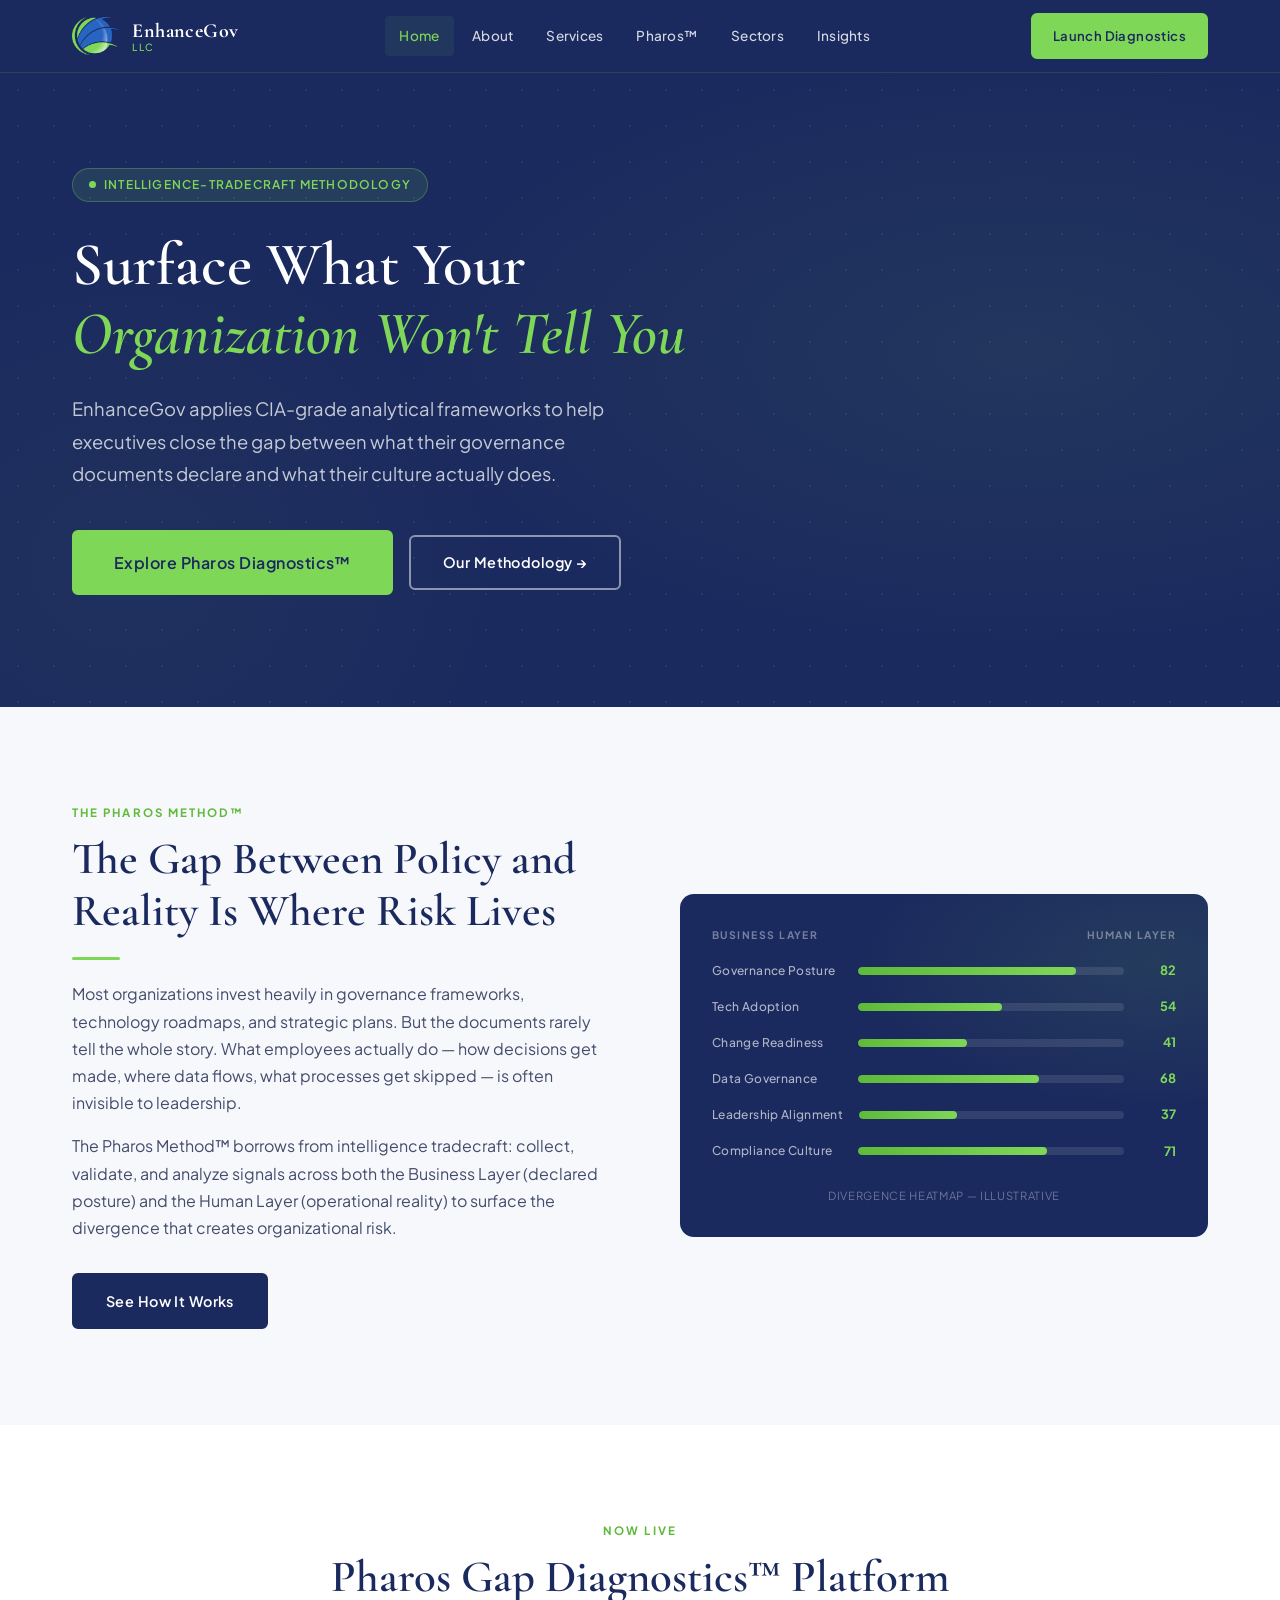
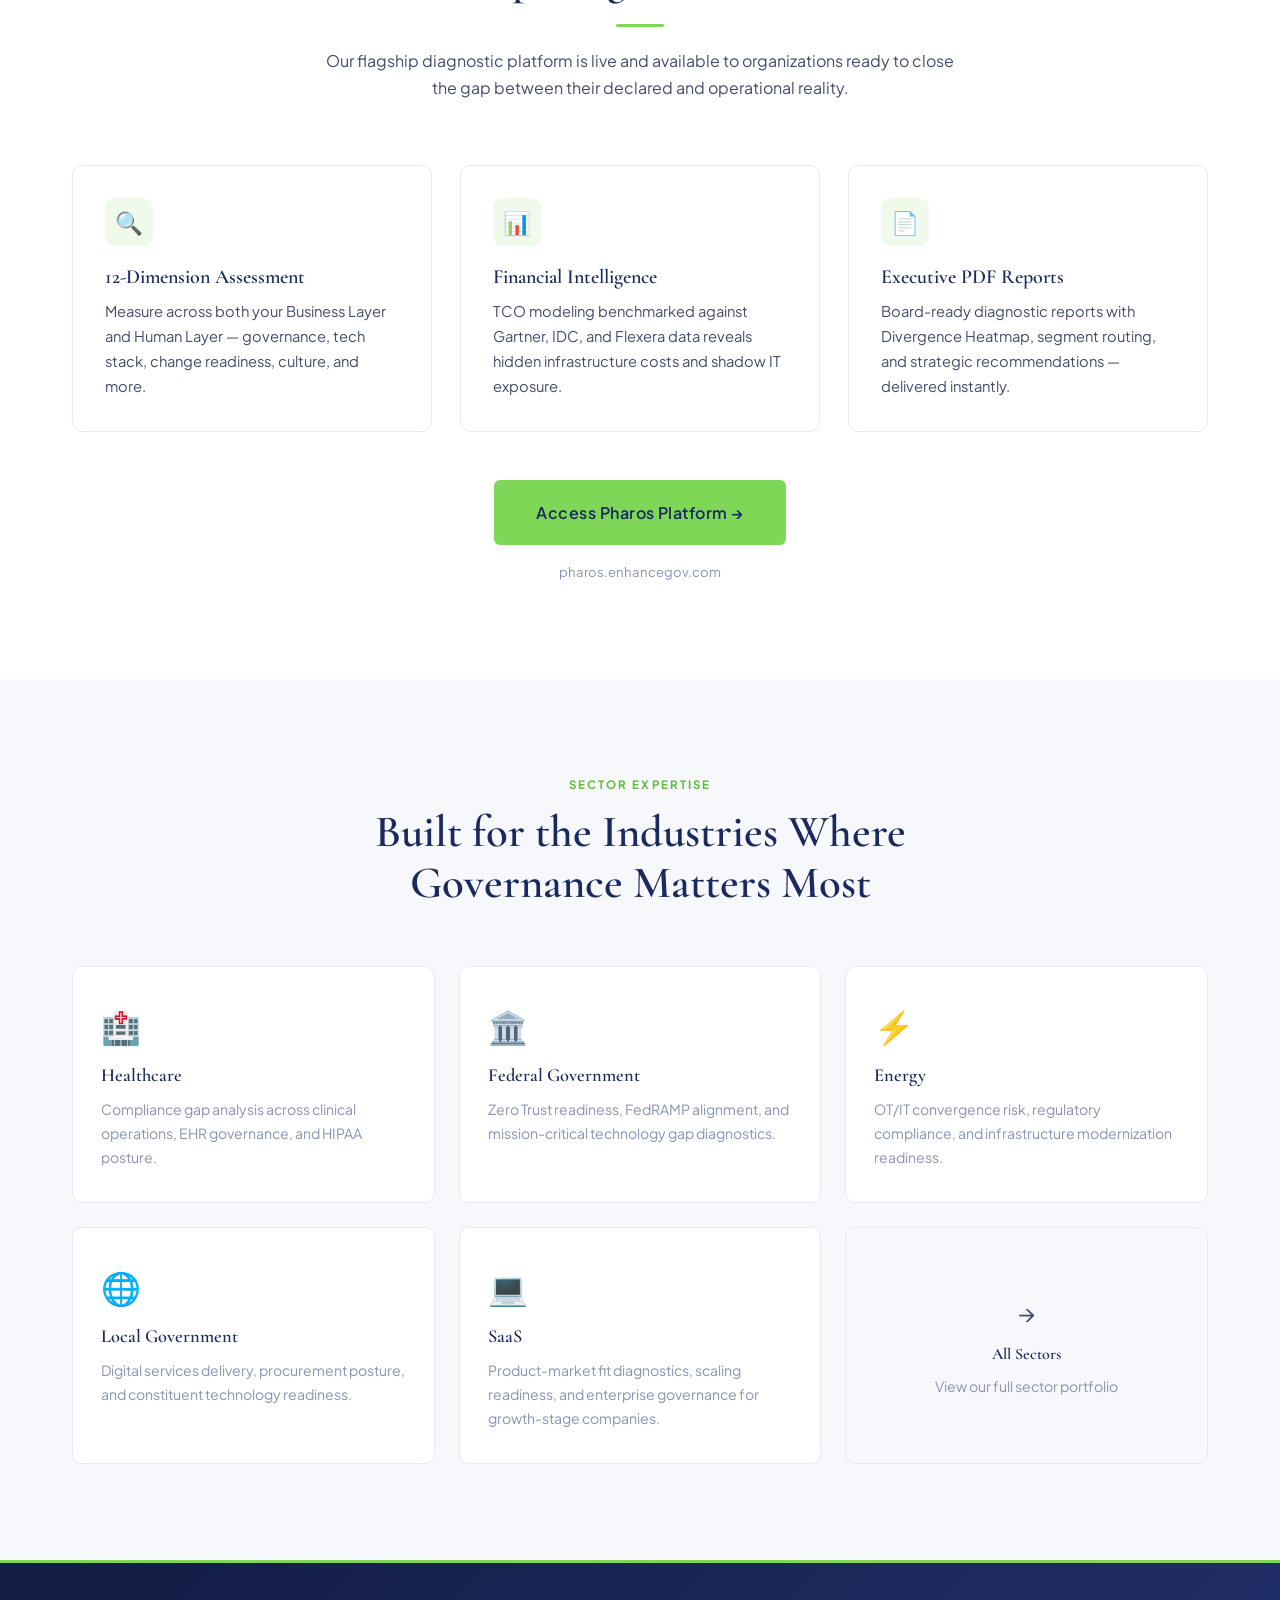
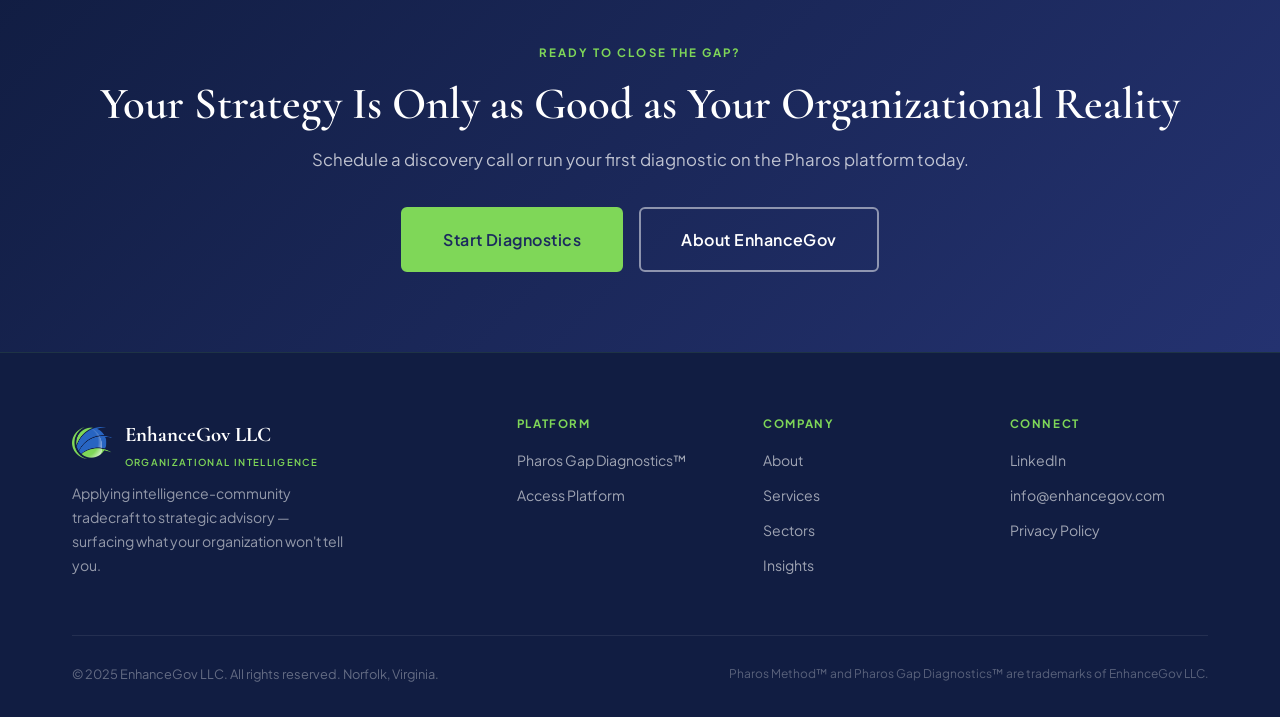
<file: index.html>
<!DOCTYPE html>
<html lang="en">
<head>
  <meta charset="UTF-8" />
  <meta name="viewport" content="width=device-width, initial-scale=1.0" />
  <title>EnhanceGov LLC — Organizational Intelligence & Strategic Advisory</title>
  <meta name="description" content="EnhanceGov LLC helps CEOs and executives surface organizational blind spots through the Pharos Gap Diagnostics™ — an intelligence-tradecraft methodology that reveals the gap between declared capability and operational reality." />
  <meta property="og:title" content="EnhanceGov LLC — Organizational Intelligence & Strategic Advisory" />
  <meta property="og:description" content="Intelligence-tradecraft methodology for executives. The Pharos Gap Diagnostics™ reveals organizational blind spots before they become crises." />
  <meta property="og:type" content="website" />
  <meta property="og:url" content="https://enhancegov.com/" />
  <meta name="twitter:card" content="summary_large_image" />
  <link rel="canonical" href="https://enhancegov.com/" />
  <link rel="stylesheet" href="css/style.css" />
  <script type="application/ld+json">
  {
    "@context": "https://schema.org",
    "@type": "Organization",
    "name": "EnhanceGov LLC",
    "url": "https://enhancegov.com",
    "description": "Strategic advisory firm applying intelligence-tradecraft methodology to organizational consulting.",
    "address": { "@type": "PostalAddress", "addressLocality": "Norfolk", "addressRegion": "VA" }
  }
  </script>
</head>
<body>

<!-- ── NAVIGATION ─────────────────────────────────────────── -->
<nav class="nav" role="navigation" aria-label="Main navigation">
  <div class="nav-inner">
    <a href="index.html" class="nav-logo" aria-label="EnhanceGov home">
      <img src="images/logo.png" alt="EnhanceGov LLC" class="nav-logo-img" />
      <div class="nav-logo-text">
        <span class="nav-logo-name">EnhanceGov</span>
        <span class="nav-logo-tag">LLC</span>
      </div>
    </a>

    <ul class="nav-links" role="list">
      <li><a href="index.html">Home</a></li>
      <li><a href="about.html">About</a></li>
      <li><a href="services.html">Services</a></li>
      <li><a href="pharos.html">Pharos™</a></li>
      <li><a href="sectors.html">Sectors</a></li>
      <li><a href="insights.html">Insights</a></li>
    </ul>

    <div class="nav-cta">
      <a href="pharos.html" class="btn btn-primary" style="font-size:0.82rem;padding:0.6rem 1.25rem;">Launch Diagnostics</a>
    </div>

    <button class="nav-hamburger" aria-label="Toggle menu" aria-expanded="false">
      <span></span><span></span><span></span>
    </button>
  </div>
</nav>

<!-- ── HERO ───────────────────────────────────────────────── -->
<section class="hero" aria-label="Hero">
  <div class="container">
    <div class="hero-inner">

      <div class="hero-badge">
        <span class="dot"></span>
        Intelligence-Tradecraft Methodology
      </div>

      <h1>Surface What Your<br><em>Organization Won't Tell You</em></h1>

      <p class="hero-lead">
        EnhanceGov applies CIA-grade analytical frameworks to help executives close the gap between what their governance documents declare and what their culture actually does.
      </p>

      <div class="hero-actions">
        <a href="pharos.html" class="btn btn-primary btn-lg">Explore Pharos Diagnostics™</a>
        <a href="about.html" class="btn btn-outline">Our Methodology →</a>
      </div>

    </div>
  </div>
</section>

<!-- ── INTRO ───────────────────────────────────────────────── -->
<section class="section section--off-white">
  <div class="container">
    <div class="two-col">
      <div class="fade-up">
        <span class="eyebrow">The Pharos Method™</span>
        <h2>The Gap Between Policy and Reality Is Where Risk Lives</h2>
        <div class="divider"></div>
        <p>Most organizations invest heavily in governance frameworks, technology roadmaps, and strategic plans. But the documents rarely tell the whole story. What employees actually do — how decisions get made, where data flows, what processes get skipped — is often invisible to leadership.</p>
        <p>The Pharos Method™ borrows from intelligence tradecraft: collect, validate, and analyze signals across both the Business Layer (declared posture) and the Human Layer (operational reality) to surface the divergence that creates organizational risk.</p>
        <a href="services.html" class="btn btn-navy" style="margin-top:1rem;">See How It Works</a>
      </div>

      <div class="fade-up">
        <!-- Pharos diagnostic visual -->
        <div class="pharos-visual">
          <div class="pharos-label-row">
            <span class="pharos-layer-label">Business Layer</span>
            <span class="pharos-layer-label">Human Layer</span>
          </div>
          <div class="pharos-scores">
            <div class="pharos-score-row">
              <span class="pharos-score-label">Governance Posture</span>
              <div class="pharos-score-bar"><div class="pharos-score-fill" style="width:82%"></div></div>
              <span class="pharos-score-val">82</span>
            </div>
            <div class="pharos-score-row">
              <span class="pharos-score-label">Tech Adoption</span>
              <div class="pharos-score-bar"><div class="pharos-score-fill" style="width:54%"></div></div>
              <span class="pharos-score-val">54</span>
            </div>
            <div class="pharos-score-row">
              <span class="pharos-score-label">Change Readiness</span>
              <div class="pharos-score-bar"><div class="pharos-score-fill" style="width:41%"></div></div>
              <span class="pharos-score-val">41</span>
            </div>
            <div class="pharos-score-row">
              <span class="pharos-score-label">Data Governance</span>
              <div class="pharos-score-bar"><div class="pharos-score-fill" style="width:68%"></div></div>
              <span class="pharos-score-val">68</span>
            </div>
            <div class="pharos-score-row">
              <span class="pharos-score-label">Leadership Alignment</span>
              <div class="pharos-score-bar"><div class="pharos-score-fill" style="width:37%"></div></div>
              <span class="pharos-score-val">37</span>
            </div>
            <div class="pharos-score-row">
              <span class="pharos-score-label">Compliance Culture</span>
              <div class="pharos-score-bar"><div class="pharos-score-fill" style="width:71%"></div></div>
              <span class="pharos-score-val">71</span>
            </div>
          </div>
          <p style="font-size:0.7rem;color:rgba(255,255,255,0.35);margin-top:1.5rem;text-align:center;letter-spacing:0.06em;text-transform:uppercase;">Divergence Heatmap — Illustrative</p>
        </div>
      </div>
    </div>
  </div>
</section>

<!-- ── PRODUCT HIGHLIGHT ───────────────────────────────────── -->
<section class="section" style="background:var(--white)">
  <div class="container">
    <div class="text-center" style="max-width:640px;margin:0 auto 4rem;">
      <span class="eyebrow">Now Live</span>
      <h2>Pharos Gap Diagnostics™ Platform</h2>
      <div class="divider divider--center"></div>
      <p>Our flagship diagnostic platform is live and available to organizations ready to close the gap between their declared and operational reality.</p>
    </div>

    <div class="card-grid">
      <div class="card fade-up">
        <div class="card-icon">🔍</div>
        <h3>12-Dimension Assessment</h3>
        <p>Measure across both your Business Layer and Human Layer — governance, tech stack, change readiness, culture, and more.</p>
      </div>
      <div class="card fade-up">
        <div class="card-icon">📊</div>
        <h3>Financial Intelligence</h3>
        <p>TCO modeling benchmarked against Gartner, IDC, and Flexera data reveals hidden infrastructure costs and shadow IT exposure.</p>
      </div>
      <div class="card fade-up">
        <div class="card-icon">📄</div>
        <h3>Executive PDF Reports</h3>
        <p>Board-ready diagnostic reports with Divergence Heatmap, segment routing, and strategic recommendations — delivered instantly.</p>
      </div>
    </div>

    <div class="text-center" style="margin-top:3rem;">
      <a href="https://pharos.enhancegov.com" target="_blank" rel="noopener" class="btn btn-primary btn-lg">Access Pharos Platform →</a>
      <span style="display:block;margin-top:1rem;font-size:0.82rem;color:var(--gray-mid)">pharos.enhancegov.com</span>
    </div>
  </div>
</section>

<!-- ── SECTORS TEASER ──────────────────────────────────────── -->
<section class="section section--off-white">
  <div class="container">
    <div class="text-center" style="max-width:560px;margin:0 auto 3.5rem;">
      <span class="eyebrow">Sector Expertise</span>
      <h2>Built for the Industries Where Governance Matters Most</h2>
    </div>

    <div class="sector-grid">
      <a href="sectors.html#healthcare" class="sector-card fade-up">
        <span class="sector-card-icon">🏥</span>
        <h3>Healthcare</h3>
        <p>Compliance gap analysis across clinical operations, EHR governance, and HIPAA posture.</p>
      </a>
      <a href="sectors.html#federal" class="sector-card fade-up">
        <span class="sector-card-icon">🏛️</span>
        <h3>Federal Government</h3>
        <p>Zero Trust readiness, FedRAMP alignment, and mission-critical technology gap diagnostics.</p>
      </a>
      <a href="sectors.html#energy" class="sector-card fade-up">
        <span class="sector-card-icon">⚡</span>
        <h3>Energy</h3>
        <p>OT/IT convergence risk, regulatory compliance, and infrastructure modernization readiness.</p>
      </a>
      <a href="sectors.html#local-gov" class="sector-card fade-up">
        <span class="sector-card-icon">🌐</span>
        <h3>Local Government</h3>
        <p>Digital services delivery, procurement posture, and constituent technology readiness.</p>
      </a>
      <a href="sectors.html#saas" class="sector-card fade-up">
        <span class="sector-card-icon">💻</span>
        <h3>SaaS</h3>
        <p>Product-market fit diagnostics, scaling readiness, and enterprise governance for growth-stage companies.</p>
      </a>
      <a href="sectors.html" class="sector-card fade-up" style="justify-content:center;align-items:center;text-align:center;background:var(--off-white);">
        <span style="font-size:1.5rem;">→</span>
        <h3 style="font-size:1rem;">All Sectors</h3>
        <p>View our full sector portfolio</p>
      </a>
    </div>
  </div>
</section>

<!-- ── CTA BANNER ──────────────────────────────────────────── -->
<section class="cta-banner">
  <div class="container">
    <span class="eyebrow" style="color:var(--lime);justify-content:center;display:block;margin-bottom:1rem;">Ready to Close the Gap?</span>
    <h2>Your Strategy Is Only as Good as Your Organizational Reality</h2>
    <p>Schedule a discovery call or run your first diagnostic on the Pharos platform today.</p>
    <div style="display:flex;gap:1rem;justify-content:center;flex-wrap:wrap;">
      <a href="https://pharos.enhancegov.com" target="_blank" rel="noopener" class="btn btn-primary btn-lg">Start Diagnostics</a>
      <a href="about.html" class="btn btn-outline btn-lg">About EnhanceGov</a>
    </div>
  </div>
</section>

<!-- ── FOOTER ──────────────────────────────────────────────── -->
<footer class="footer" role="contentinfo">
  <div class="container">
    <div class="footer-grid">
      <div class="footer-brand">
        <div style="display:flex;align-items:center;gap:0.75rem;margin-bottom:0.5rem;">
          <img src="images/logo.png" alt="EnhanceGov LLC" style="height:32px;width:auto;" />
          <div>
            <div class="footer-logo-name">EnhanceGov LLC</div>
            <div class="footer-logo-tag">Organizational Intelligence</div>
          </div>
        </div>
        <p>Applying intelligence-community tradecraft to strategic advisory — surfacing what your organization won't tell you.</p>
      </div>

      <div class="footer-col">
        <h4>Platform</h4>
        <ul>
          <li><a href="pharos.html">Pharos Gap Diagnostics™</a></li>
          <li><a href="https://pharos.enhancegov.com" target="_blank" rel="noopener">Access Platform</a></li>
        </ul>
      </div>

      <div class="footer-col">
        <h4>Company</h4>
        <ul>
          <li><a href="about.html">About</a></li>
          <li><a href="services.html">Services</a></li>
          <li><a href="sectors.html">Sectors</a></li>
          <li><a href="insights.html">Insights</a></li>
        </ul>
      </div>

      <div class="footer-col">
        <h4>Connect</h4>
        <ul>
          <li><a href="https://www.linkedin.com/company/enhancegov" target="_blank" rel="noopener">LinkedIn</a></li>
          <li><a href="mailto:info@enhancegov.com">info@enhancegov.com</a></li>
          <li><a href="privacy.html">Privacy Policy</a></li>
        </ul>
      </div>
    </div>

    <div class="footer-bottom">
      <span>© 2025 EnhanceGov LLC. All rights reserved. Norfolk, Virginia.</span>
      <span class="footer-trademark">Pharos Method™ and Pharos Gap Diagnostics™ are trademarks of EnhanceGov LLC.</span>
    </div>
  </div>
</footer>

<script src="js/site.js"></script>
</body>
</html>
</file>
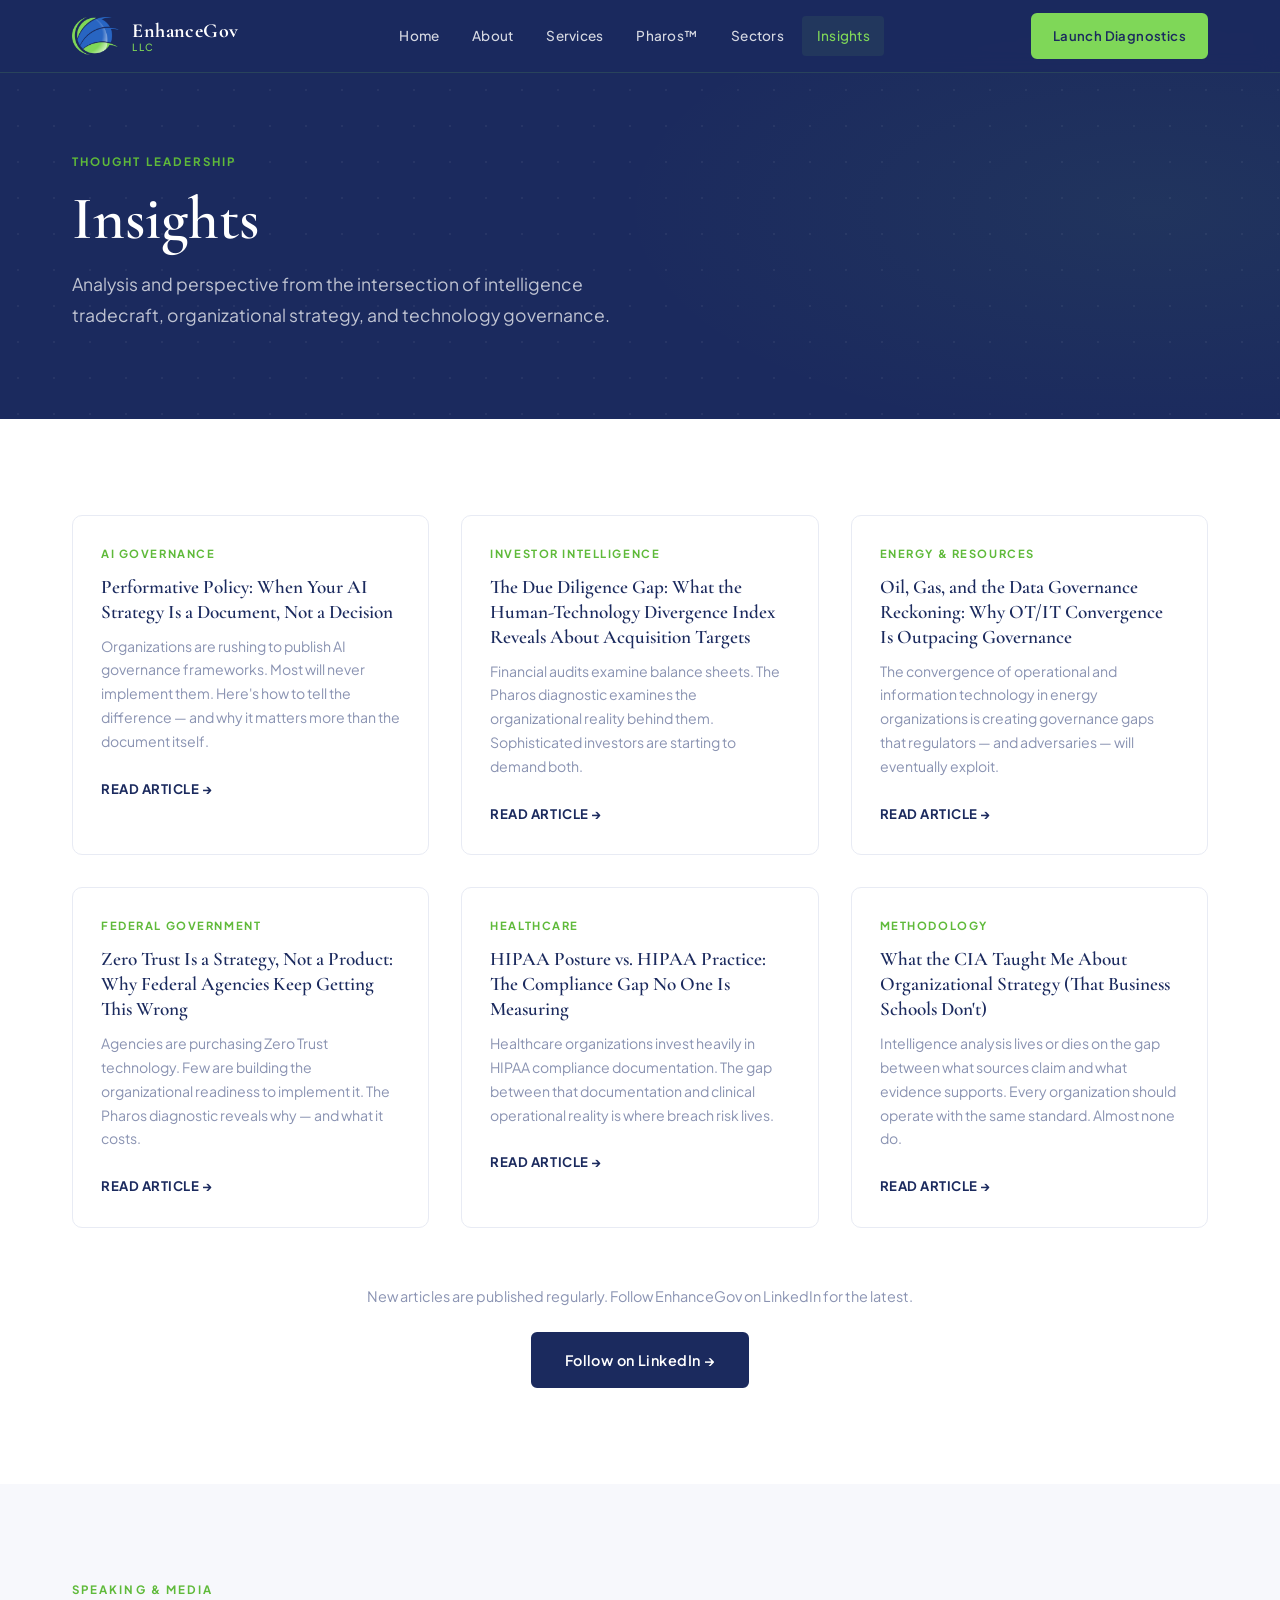
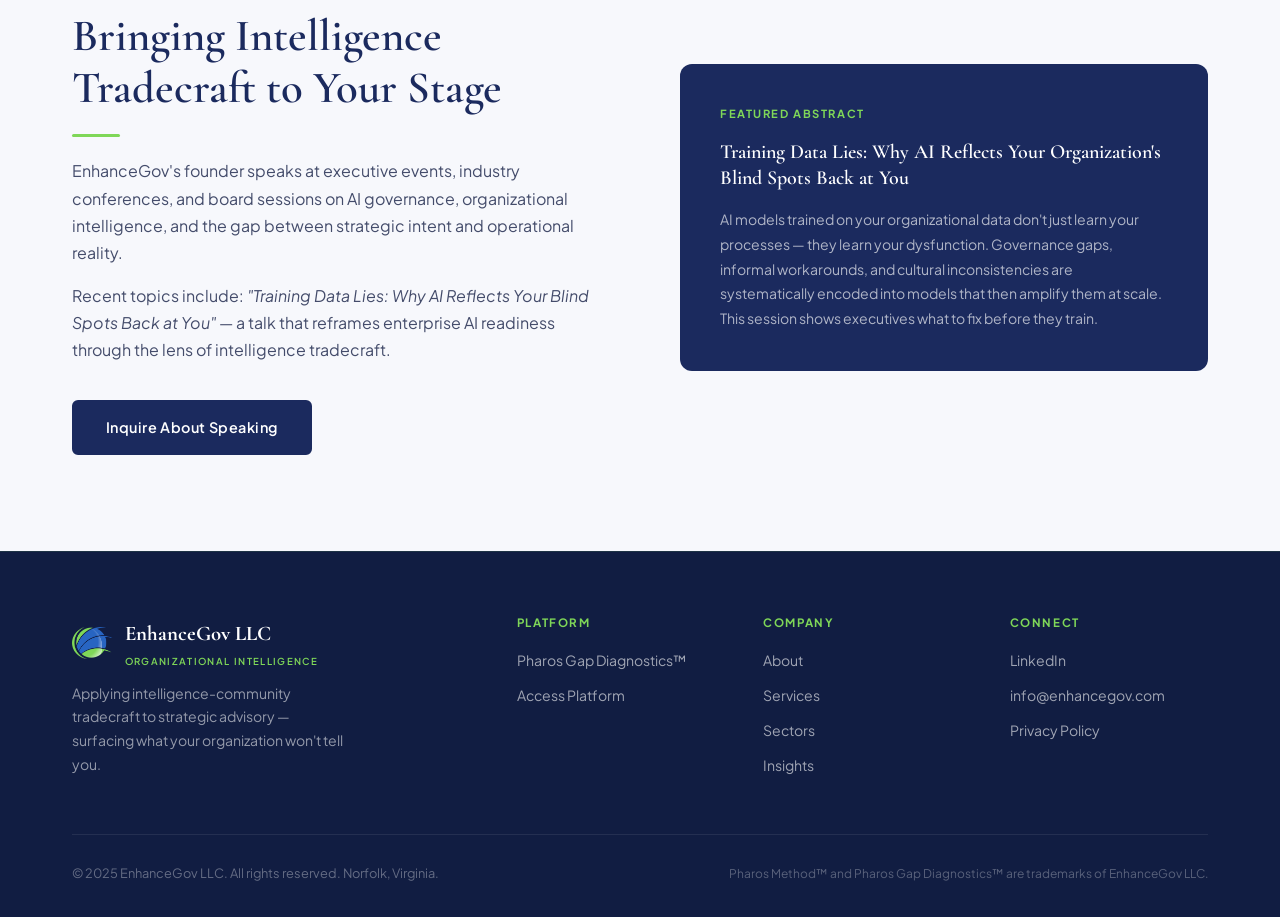
<file: insights.html>
<!DOCTYPE html>
<html lang="en">
<head>
  <meta charset="UTF-8" />
  <meta name="viewport" content="width=device-width, initial-scale=1.0" />
  <title>Insights — EnhanceGov LLC</title>
  <meta name="description" content="Thought leadership from EnhanceGov LLC on AI governance, organizational intelligence, data strategy, and the gap between declared and operational reality." />
  <meta property="og:title" content="Insights — EnhanceGov LLC" />
  <meta property="og:type" content="website" />
  <meta property="og:url" content="https://enhancegov.com/insights.html" />
  <link rel="canonical" href="https://enhancegov.com/insights.html" />
  <link rel="stylesheet" href="css/style.css" />
</head>
<body>

<!-- ── NAVIGATION ─────────────────────────────────────────── -->
<nav class="nav" role="navigation" aria-label="Main navigation">
  <div class="nav-inner">
    <a href="index.html" class="nav-logo" aria-label="EnhanceGov home">
      <img src="images/logo.png" alt="EnhanceGov LLC" class="nav-logo-img" />
      <div class="nav-logo-text">
        <span class="nav-logo-name">EnhanceGov</span>
        <span class="nav-logo-tag">LLC</span>
      </div>
    </a>
    <ul class="nav-links" role="list">
      <li><a href="index.html">Home</a></li>
      <li><a href="about.html">About</a></li>
      <li><a href="services.html">Services</a></li>
      <li><a href="pharos.html">Pharos™</a></li>
      <li><a href="sectors.html">Sectors</a></li>
      <li><a href="insights.html">Insights</a></li>
    </ul>
    <div class="nav-cta">
      <a href="https://pharos.enhancegov.com" target="_blank" rel="noopener" class="btn btn-primary" style="font-size:0.82rem;padding:0.6rem 1.25rem;">Launch Diagnostics</a>
    </div>
    <button class="nav-hamburger" aria-label="Toggle menu" aria-expanded="false">
      <span></span><span></span><span></span>
    </button>
  </div>
</nav>

<!-- ── HERO ───────────────────────────────────────────────── -->
<section class="page-hero">
  <div class="container">
    <div class="page-hero-inner">
      <span class="eyebrow">Thought Leadership</span>
      <h1>Insights</h1>
      <p class="page-hero-lead">Analysis and perspective from the intersection of intelligence tradecraft, organizational strategy, and technology governance.</p>
    </div>
  </div>
</section>

<!-- ── ARTICLES ────────────────────────────────────────────── -->
<section class="section">
  <div class="container">
    <div class="insight-grid" id="insights-grid">

      <article class="insight-card fade-up">
        <div class="insight-card-body">
          <span class="insight-tag">AI Governance</span>
          <h3>Performative Policy: When Your AI Strategy Is a Document, Not a Decision</h3>
          <p>Organizations are rushing to publish AI governance frameworks. Most will never implement them. Here's how to tell the difference — and why it matters more than the document itself.</p>
          <a href="#" class="read-more">Read Article →</a>
        </div>
      </article>

      <article class="insight-card fade-up">
        <div class="insight-card-body">
          <span class="insight-tag">Investor Intelligence</span>
          <h3>The Due Diligence Gap: What the Human-Technology Divergence Index Reveals About Acquisition Targets</h3>
          <p>Financial audits examine balance sheets. The Pharos diagnostic examines the organizational reality behind them. Sophisticated investors are starting to demand both.</p>
          <a href="#" class="read-more">Read Article →</a>
        </div>
      </article>

      <article class="insight-card fade-up">
        <div class="insight-card-body">
          <span class="insight-tag">Energy & Resources</span>
          <h3>Oil, Gas, and the Data Governance Reckoning: Why OT/IT Convergence Is Outpacing Governance</h3>
          <p>The convergence of operational and information technology in energy organizations is creating governance gaps that regulators — and adversaries — will eventually exploit.</p>
          <a href="#" class="read-more">Read Article →</a>
        </div>
      </article>

      <article class="insight-card fade-up">
        <div class="insight-card-body">
          <span class="insight-tag">Federal Government</span>
          <h3>Zero Trust Is a Strategy, Not a Product: Why Federal Agencies Keep Getting This Wrong</h3>
          <p>Agencies are purchasing Zero Trust technology. Few are building the organizational readiness to implement it. The Pharos diagnostic reveals why — and what it costs.</p>
          <a href="#" class="read-more">Read Article →</a>
        </div>
      </article>

      <article class="insight-card fade-up">
        <div class="insight-card-body">
          <span class="insight-tag">Healthcare</span>
          <h3>HIPAA Posture vs. HIPAA Practice: The Compliance Gap No One Is Measuring</h3>
          <p>Healthcare organizations invest heavily in HIPAA compliance documentation. The gap between that documentation and clinical operational reality is where breach risk lives.</p>
          <a href="#" class="read-more">Read Article →</a>
        </div>
      </article>

      <article class="insight-card fade-up">
        <div class="insight-card-body">
          <span class="insight-tag">Methodology</span>
          <h3>What the CIA Taught Me About Organizational Strategy (That Business Schools Don't)</h3>
          <p>Intelligence analysis lives or dies on the gap between what sources claim and what evidence supports. Every organization should operate with the same standard. Almost none do.</p>
          <a href="#" class="read-more">Read Article →</a>
        </div>
      </article>

    </div>

    <div class="text-center" style="margin-top:3.5rem;">
      <p style="color:var(--gray-mid);font-size:0.9rem;margin-bottom:1.5rem;">New articles are published regularly. Follow EnhanceGov on LinkedIn for the latest.</p>
      <a href="https://www.linkedin.com/company/enhancegov" target="_blank" rel="noopener" class="btn btn-navy">Follow on LinkedIn →</a>
    </div>

  </div>
</section>

<!-- ── NEWSLETTER / SPEAKING ───────────────────────────────── -->
<section class="section section--off-white">
  <div class="container">
    <div class="two-col">
      <div class="fade-up">
        <span class="eyebrow">Speaking & Media</span>
        <h2>Bringing Intelligence Tradecraft to Your Stage</h2>
        <div class="divider"></div>
        <p>EnhanceGov's founder speaks at executive events, industry conferences, and board sessions on AI governance, organizational intelligence, and the gap between strategic intent and operational reality.</p>
        <p>Recent topics include: <em>"Training Data Lies: Why AI Reflects Your Blind Spots Back at You"</em> — a talk that reframes enterprise AI readiness through the lens of intelligence tradecraft.</p>
        <a href="mailto:info@enhancegov.com" class="btn btn-navy" style="margin-top:1.25rem;">Inquire About Speaking</a>
      </div>

      <div class="fade-up">
        <div style="background:var(--navy);border-radius:12px;padding:2.5rem;">
          <p style="font-size:0.7rem;font-weight:700;letter-spacing:0.14em;text-transform:uppercase;color:var(--lime);margin-bottom:1rem;">Featured Abstract</p>
          <h3 style="color:var(--white);font-size:1.25rem;line-height:1.3;margin-bottom:1rem;">Training Data Lies: Why AI Reflects Your Organization's Blind Spots Back at You</h3>
          <p style="font-size:0.88rem;color:rgba(255,255,255,0.65);line-height:1.75;">AI models trained on your organizational data don't just learn your processes — they learn your dysfunction. Governance gaps, informal workarounds, and cultural inconsistencies are systematically encoded into models that then amplify them at scale. This session shows executives what to fix before they train.</p>
        </div>
      </div>
    </div>
  </div>
</section>

<!-- ── FOOTER ──────────────────────────────────────────────── -->
<footer class="footer" role="contentinfo">
  <div class="container">
    <div class="footer-grid">
      <div class="footer-brand">
        <div style="display:flex;align-items:center;gap:0.75rem;margin-bottom:0.5rem;">
          <img src="images/logo.png" alt="EnhanceGov LLC" style="height:32px;width:auto;" />
          <div>
            <div class="footer-logo-name">EnhanceGov LLC</div>
            <div class="footer-logo-tag">Organizational Intelligence</div>
          </div>
        </div>
        <p>Applying intelligence-community tradecraft to strategic advisory — surfacing what your organization won't tell you.</p>
      </div>
      <div class="footer-col">
        <h4>Platform</h4>
        <ul>
          <li><a href="pharos.html">Pharos Gap Diagnostics™</a></li>
          <li><a href="https://pharos.enhancegov.com" target="_blank" rel="noopener">Access Platform</a></li>
        </ul>
      </div>
      <div class="footer-col">
        <h4>Company</h4>
        <ul>
          <li><a href="about.html">About</a></li>
          <li><a href="services.html">Services</a></li>
          <li><a href="sectors.html">Sectors</a></li>
          <li><a href="insights.html">Insights</a></li>
        </ul>
      </div>
      <div class="footer-col">
        <h4>Connect</h4>
        <ul>
          <li><a href="https://www.linkedin.com/company/enhancegov" target="_blank" rel="noopener">LinkedIn</a></li>
          <li><a href="mailto:info@enhancegov.com">info@enhancegov.com</a></li>
          <li><a href="privacy.html">Privacy Policy</a></li>
        </ul>
      </div>
    </div>
    <div class="footer-bottom">
      <span>© 2025 EnhanceGov LLC. All rights reserved. Norfolk, Virginia.</span>
      <span class="footer-trademark">Pharos Method™ and Pharos Gap Diagnostics™ are trademarks of EnhanceGov LLC.</span>
    </div>
  </div>
</footer>

<script src="js/site.js"></script>
</body>
</html>
</file>
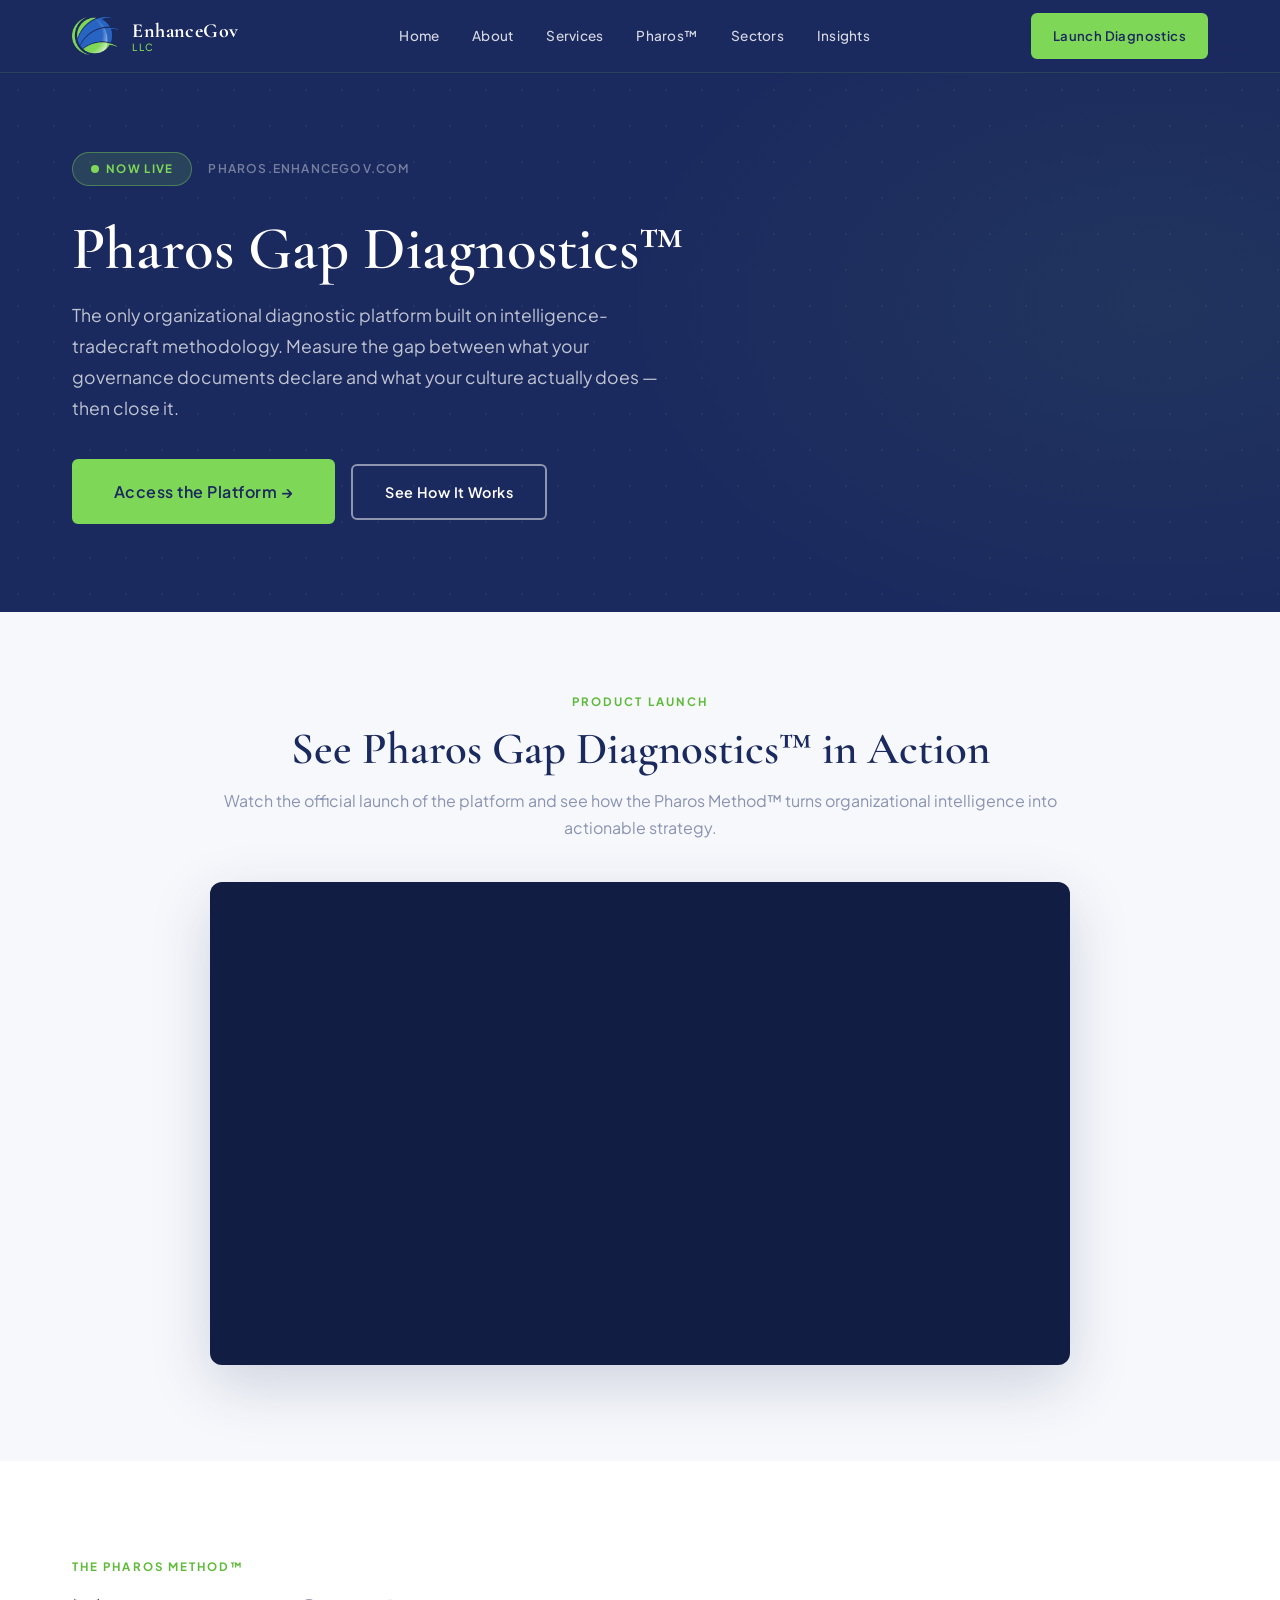
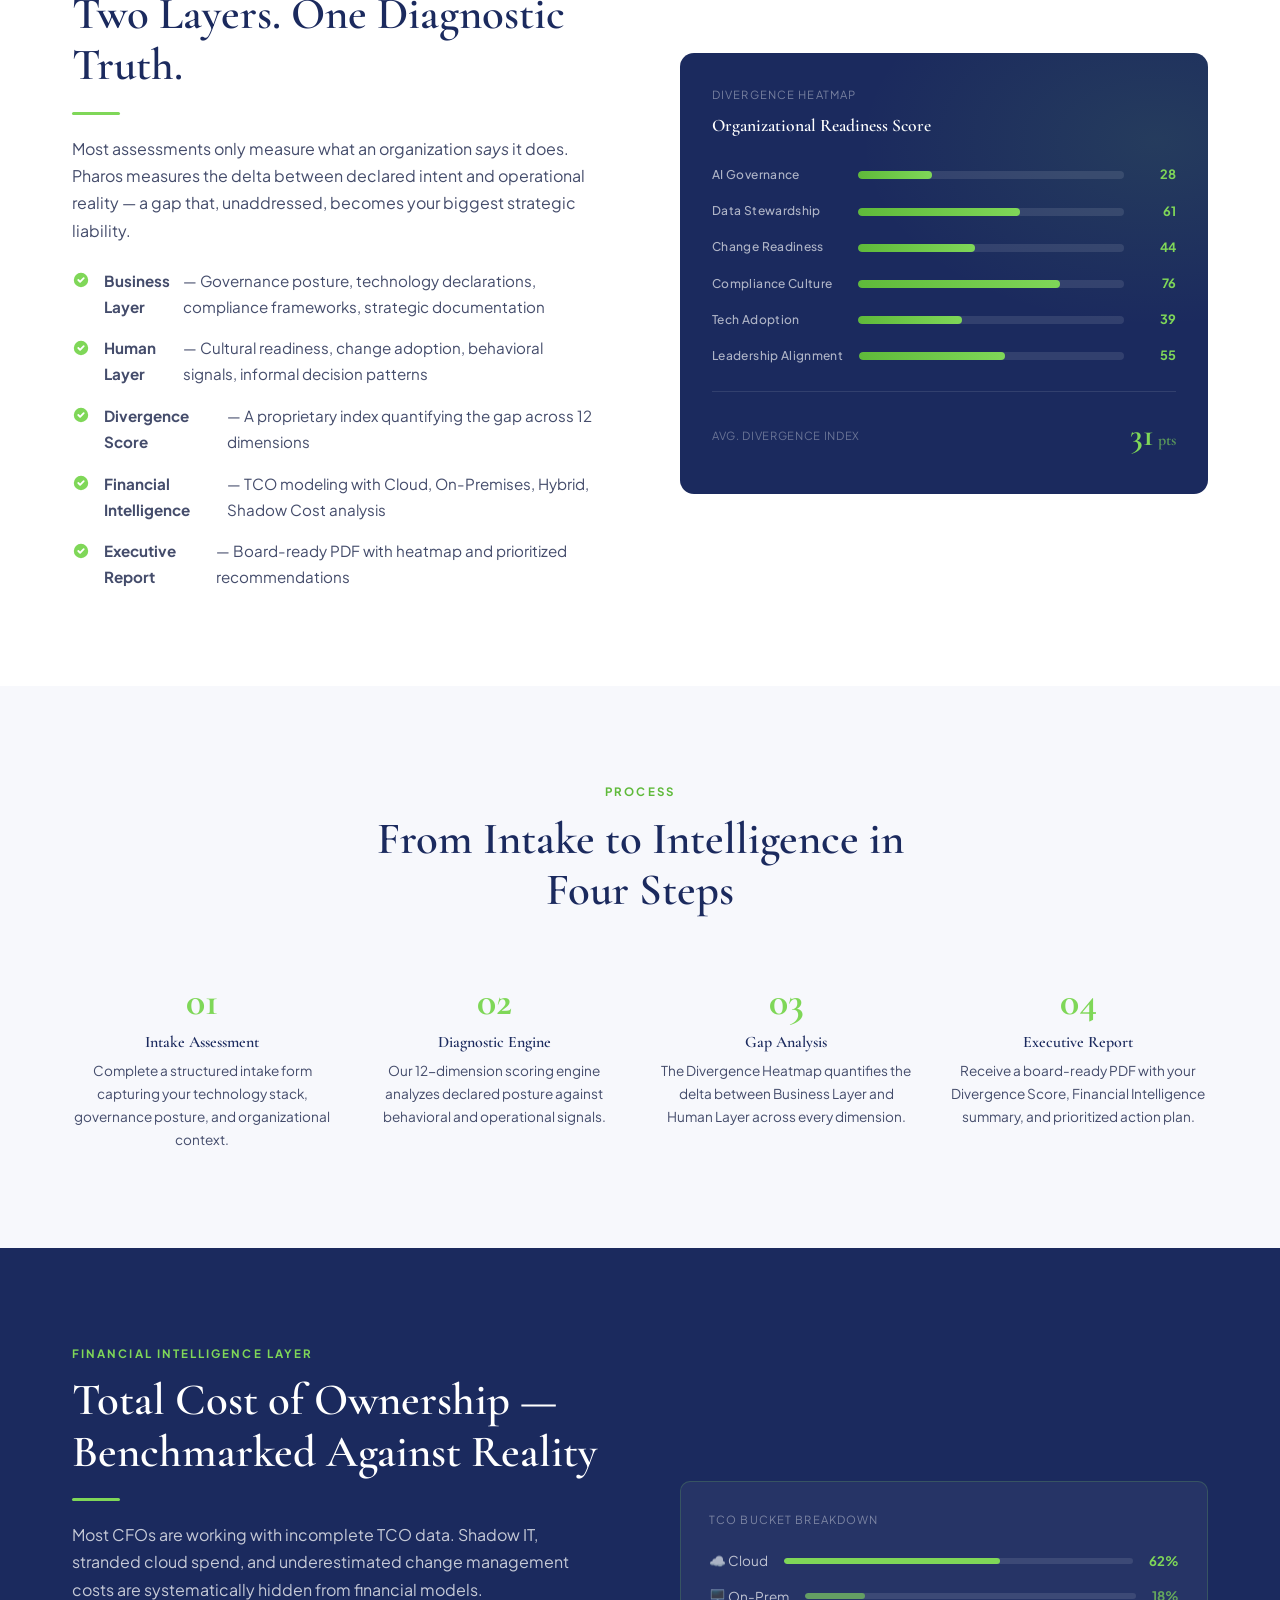
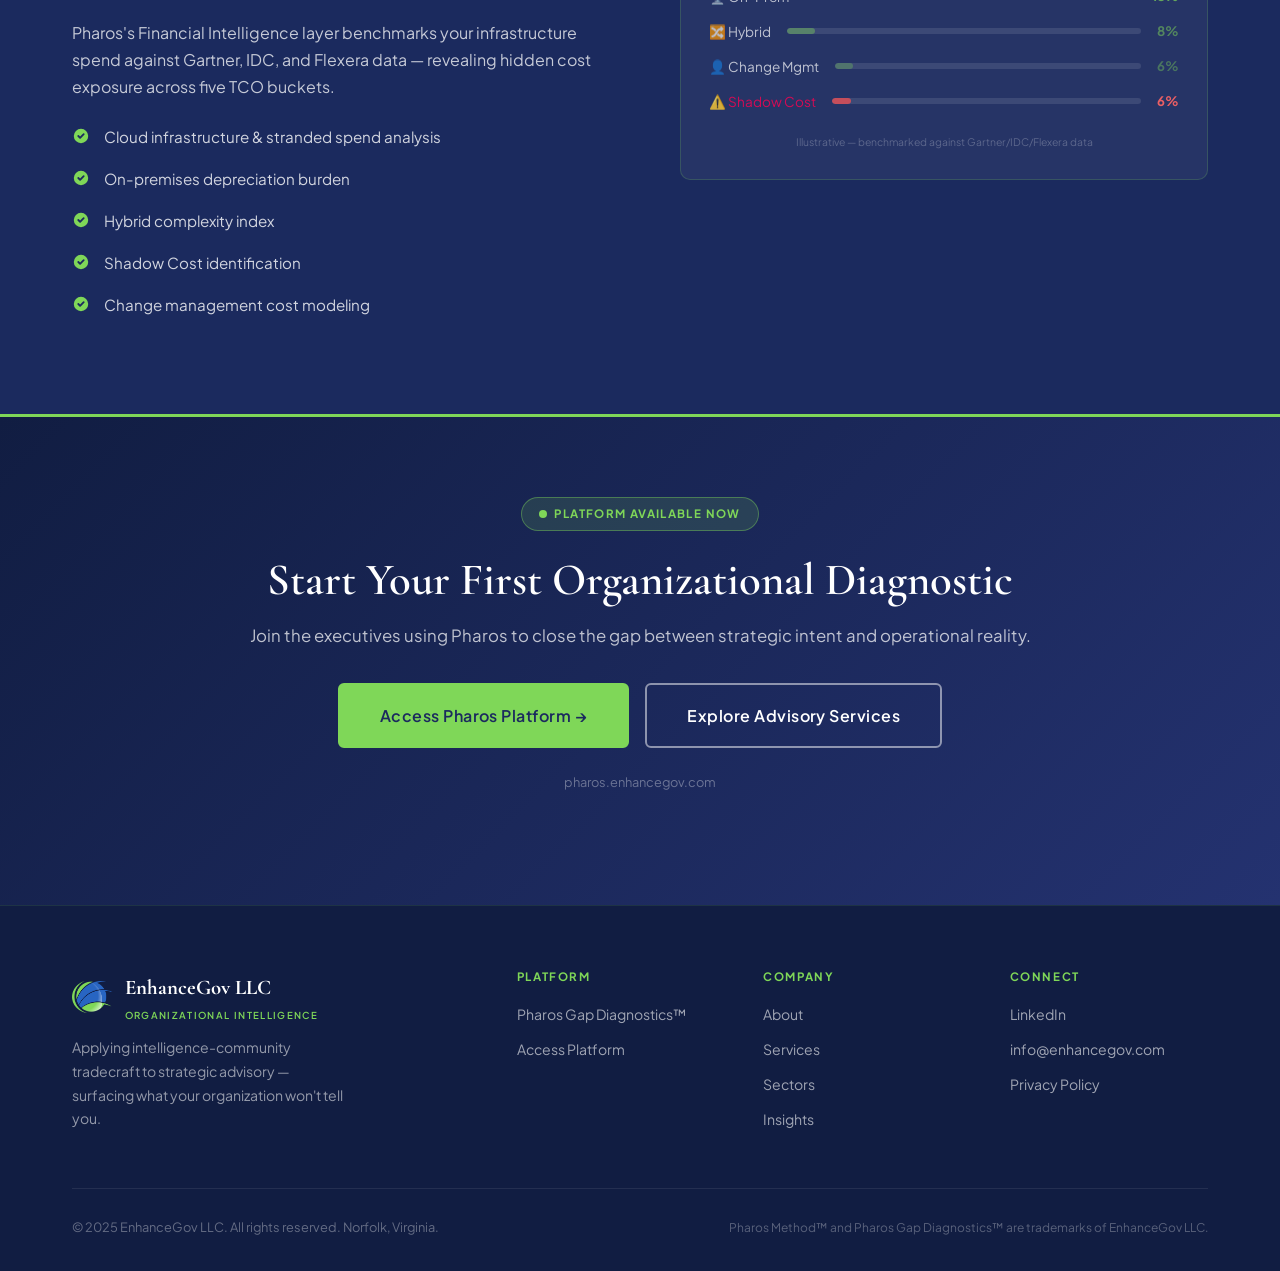
<file: pharos-diagnostics.html>
<!DOCTYPE html>
<html lang="en">
<head>
  <meta charset="UTF-8" />
  <meta name="viewport" content="width=device-width, initial-scale=1.0" />
  <title>Pharos Gap Diagnostics™ — EnhanceGov LLC</title>
  <meta name="description" content="Pharos Gap Diagnostics™ is now live. The intelligence-tradecraft platform that measures the gap between your declared organizational posture and your operational reality." />
  <meta property="og:title" content="Pharos Gap Diagnostics™ — EnhanceGov LLC" />
  <meta property="og:description" content="Now live: The diagnostic platform that reveals organizational blind spots executives can't see from the inside." />
  <meta property="og:type" content="website" />
  <meta property="og:url" content="https://enhancegov.com/pharos.html" />
  <link rel="canonical" href="https://enhancegov.com/pharos.html" />
  <link rel="stylesheet" href="css/style.css" />
  <script type="application/ld+json">
  {
    "@context": "https://schema.org",
    "@type": "SoftwareApplication",
    "name": "Pharos Gap Diagnostics™",
    "applicationCategory": "BusinessApplication",
    "offers": { "@type": "Offer", "url": "https://pharos.enhancegov.com" },
    "creator": { "@type": "Organization", "name": "EnhanceGov LLC", "url": "https://enhancegov.com" }
  }
  </script>
</head>
<body>

<!-- ── NAVIGATION ─────────────────────────────────────────── -->
<nav class="nav" role="navigation" aria-label="Main navigation">
  <div class="nav-inner">
    <a href="index.html" class="nav-logo" aria-label="EnhanceGov home">
      <img src="images/logo.png" alt="EnhanceGov LLC" class="nav-logo-img" />
      <div class="nav-logo-text">
        <span class="nav-logo-name">EnhanceGov</span>
        <span class="nav-logo-tag">LLC</span>
      </div>
    </a>

    <ul class="nav-links" role="list">
      <li><a href="index.html">Home</a></li>
      <li><a href="about.html">About</a></li>
      <li><a href="services.html">Services</a></li>
      <li><a href="pharos.html">Pharos™</a></li>
      <li><a href="sectors.html">Sectors</a></li>
      <li><a href="insights.html">Insights</a></li>
    </ul>

    <div class="nav-cta">
      <a href="https://pharos.enhancegov.com" target="_blank" rel="noopener" class="btn btn-primary" style="font-size:0.82rem;padding:0.6rem 1.25rem;">Launch Diagnostics</a>
    </div>

    <button class="nav-hamburger" aria-label="Toggle menu" aria-expanded="false">
      <span></span><span></span><span></span>
    </button>
  </div>
</nav>

<!-- ── HERO ───────────────────────────────────────────────── -->
<section class="page-hero" aria-label="Pharos hero">
  <div class="container">
    <div class="page-hero-inner">

      <div style="display:flex;align-items:center;gap:1rem;flex-wrap:wrap;margin-bottom:1.75rem;">
        <span class="live-badge">
          <span class="live-dot"></span>
          Now Live
        </span>
        <span style="font-size:0.75rem;font-weight:600;letter-spacing:0.1em;text-transform:uppercase;color:rgba(255,255,255,0.4);">pharos.enhancegov.com</span>
      </div>

      <h1 style="max-width:780px;">Pharos Gap Diagnostics™</h1>

      <p class="page-hero-lead">
        The only organizational diagnostic platform built on intelligence-tradecraft methodology. Measure the gap between what your governance documents declare and what your culture actually does — then close it.
      </p>

      <div class="hero-actions" style="margin-top:2.25rem;">
        <a href="https://pharos.enhancegov.com" target="_blank" rel="noopener" class="btn btn-primary btn-lg">
          Access the Platform →
        </a>
        <a href="#overview" class="btn btn-outline">See How It Works</a>
      </div>

    </div>
  </div>
</section>

<!-- ── LAUNCH VIDEO ────────────────────────────────────────── -->
<section class="video-section" aria-label="Product launch video" id="launch-video">
  <div class="container">
    <div class="video-wrapper">

      <div class="video-label fade-up">
        <span class="eyebrow">Product Launch</span>
        <h2>See Pharos Gap Diagnostics™ in Action</h2>
        <p>Watch the official launch of the platform and see how the Pharos Method™ turns organizational intelligence into actionable strategy.</p>
      </div>

      <div class="video-embed fade-up" role="region" aria-label="Pharos platform launch video">
        <!-- Vimeo embed — no login required, no byline, no portrait, no title -->
        <iframe
          src="https://player.vimeo.com/video/1197820049?badge=0&autopause=0&player_id=0&app_id=58479&byline=0&portrait=0&title=0&dnt=1"
          allow="autoplay; fullscreen; picture-in-picture; clipboard-write; encrypted-media"
          title="Pharos Gap Diagnostics™ — Product Launch"
          loading="lazy"
        ></iframe>
      </div>

    </div>
  </div>
</section>

<!-- ── OVERVIEW ────────────────────────────────────────────── -->
<section class="section" id="overview" aria-label="Platform overview">
  <div class="container">
    <div class="two-col">
      <div class="fade-up">
        <span class="eyebrow">The Pharos Method™</span>
        <h2>Two Layers. One Diagnostic Truth.</h2>
        <div class="divider"></div>
        <p>Most assessments only measure what an organization <em>says</em> it does. Pharos measures the delta between declared intent and operational reality — a gap that, unaddressed, becomes your biggest strategic liability.</p>

        <ul class="feature-list" style="margin-top:1.5rem;">
          <li><strong>Business Layer</strong> — Governance posture, technology declarations, compliance frameworks, strategic documentation</li>
          <li><strong>Human Layer</strong> — Cultural readiness, change adoption, behavioral signals, informal decision patterns</li>
          <li><strong>Divergence Score</strong> — A proprietary index quantifying the gap across 12 dimensions</li>
          <li><strong>Financial Intelligence</strong> — TCO modeling with Cloud, On-Premises, Hybrid, Shadow Cost analysis</li>
          <li><strong>Executive Report</strong> — Board-ready PDF with heatmap and prioritized recommendations</li>
        </ul>
      </div>

      <div class="fade-up">
        <div class="pharos-visual">
          <div style="margin-bottom:1.5rem;">
            <p style="font-size:0.7rem;color:rgba(255,255,255,0.4);text-transform:uppercase;letter-spacing:0.1em;margin-bottom:0.4rem;">Divergence Heatmap</p>
            <p style="font-size:1.1rem;font-family:var(--font-display);color:var(--white);font-weight:600;">Organizational Readiness Score</p>
          </div>
          <div class="pharos-scores">
            <div class="pharos-score-row">
              <span class="pharos-score-label">AI Governance</span>
              <div class="pharos-score-bar"><div class="pharos-score-fill" style="width:28%"></div></div>
              <span class="pharos-score-val">28</span>
            </div>
            <div class="pharos-score-row">
              <span class="pharos-score-label">Data Stewardship</span>
              <div class="pharos-score-bar"><div class="pharos-score-fill" style="width:61%"></div></div>
              <span class="pharos-score-val">61</span>
            </div>
            <div class="pharos-score-row">
              <span class="pharos-score-label">Change Readiness</span>
              <div class="pharos-score-bar"><div class="pharos-score-fill" style="width:44%"></div></div>
              <span class="pharos-score-val">44</span>
            </div>
            <div class="pharos-score-row">
              <span class="pharos-score-label">Compliance Culture</span>
              <div class="pharos-score-bar"><div class="pharos-score-fill" style="width:76%"></div></div>
              <span class="pharos-score-val">76</span>
            </div>
            <div class="pharos-score-row">
              <span class="pharos-score-label">Tech Adoption</span>
              <div class="pharos-score-bar"><div class="pharos-score-fill" style="width:39%"></div></div>
              <span class="pharos-score-val">39</span>
            </div>
            <div class="pharos-score-row">
              <span class="pharos-score-label">Leadership Alignment</span>
              <div class="pharos-score-bar"><div class="pharos-score-fill" style="width:55%"></div></div>
              <span class="pharos-score-val">55</span>
            </div>
          </div>
          <div style="margin-top:1.5rem;padding-top:1rem;border-top:1px solid rgba(255,255,255,0.1);display:flex;justify-content:space-between;align-items:center;">
            <span style="font-size:0.7rem;color:rgba(255,255,255,0.35);text-transform:uppercase;letter-spacing:0.06em;">Avg. Divergence Index</span>
            <span style="font-family:var(--font-display);font-size:2rem;font-weight:700;color:var(--lime);">31<span style="font-size:1rem;opacity:0.6"> pts</span></span>
          </div>
        </div>
      </div>
    </div>
  </div>
</section>

<!-- ── HOW IT WORKS ────────────────────────────────────────── -->
<section class="section section--off-white" aria-label="How Pharos works">
  <div class="container">
    <div class="text-center" style="max-width:560px;margin:0 auto 4rem;">
      <span class="eyebrow">Process</span>
      <h2>From Intake to Intelligence in Four Steps</h2>
    </div>

    <div class="steps">
      <div class="step fade-up">
        <h4>Intake Assessment</h4>
        <p>Complete a structured intake form capturing your technology stack, governance posture, and organizational context.</p>
      </div>
      <div class="step fade-up">
        <h4>Diagnostic Engine</h4>
        <p>Our 12-dimension scoring engine analyzes declared posture against behavioral and operational signals.</p>
      </div>
      <div class="step fade-up">
        <h4>Gap Analysis</h4>
        <p>The Divergence Heatmap quantifies the delta between Business Layer and Human Layer across every dimension.</p>
      </div>
      <div class="step fade-up">
        <h4>Executive Report</h4>
        <p>Receive a board-ready PDF with your Divergence Score, Financial Intelligence summary, and prioritized action plan.</p>
      </div>
    </div>
  </div>
</section>

<!-- ── FINANCIAL INTELLIGENCE ──────────────────────────────── -->
<section class="section section--navy" aria-label="Financial Intelligence layer">
  <div class="container">
    <div class="two-col">
      <div class="fade-up">
        <span class="eyebrow">Financial Intelligence Layer</span>
        <h2>Total Cost of Ownership — Benchmarked Against Reality</h2>
        <div class="divider"></div>
        <p style="color:rgba(255,255,255,0.75);">Most CFOs are working with incomplete TCO data. Shadow IT, stranded cloud spend, and underestimated change management costs are systematically hidden from financial models.</p>
        <p style="color:rgba(255,255,255,0.75);">Pharos's Financial Intelligence layer benchmarks your infrastructure spend against Gartner, IDC, and Flexera data — revealing hidden cost exposure across five TCO buckets.</p>
        <ul class="feature-list" style="margin-top:1.5rem;">
          <li style="color:rgba(255,255,255,0.8);">Cloud infrastructure & stranded spend analysis</li>
          <li style="color:rgba(255,255,255,0.8);">On-premises depreciation burden</li>
          <li style="color:rgba(255,255,255,0.8);">Hybrid complexity index</li>
          <li style="color:rgba(255,255,255,0.8);">Shadow Cost identification</li>
          <li style="color:rgba(255,255,255,0.8);">Change management cost modeling</li>
        </ul>
      </div>

      <div class="fade-up" style="display:flex;flex-direction:column;gap:1rem;">
        <!-- TCO mini visual -->
        <div style="background:rgba(255,255,255,0.05);border:1px solid rgba(127,215,88,0.2);border-radius:10px;padding:1.75rem;">
          <p style="font-size:0.7rem;color:rgba(255,255,255,0.4);text-transform:uppercase;letter-spacing:0.1em;margin-bottom:1.25rem;">TCO Bucket Breakdown</p>
          <div style="display:flex;flex-direction:column;gap:0.75rem;">
            <div style="display:flex;justify-content:space-between;align-items:center;">
              <span style="font-size:0.85rem;color:rgba(255,255,255,0.7);">☁️ Cloud</span>
              <div style="flex:1;margin:0 1rem;height:6px;background:rgba(255,255,255,0.1);border-radius:3px;overflow:hidden;">
                <div style="width:62%;height:100%;background:var(--lime);border-radius:3px;"></div>
              </div>
              <span style="font-size:0.82rem;color:var(--lime);font-weight:700;">62%</span>
            </div>
            <div style="display:flex;justify-content:space-between;align-items:center;">
              <span style="font-size:0.85rem;color:rgba(255,255,255,0.7);">🖥️ On-Prem</span>
              <div style="flex:1;margin:0 1rem;height:6px;background:rgba(255,255,255,0.1);border-radius:3px;overflow:hidden;">
                <div style="width:18%;height:100%;background:rgba(127,215,88,0.6);border-radius:3px;"></div>
              </div>
              <span style="font-size:0.82rem;color:rgba(127,215,88,0.7);font-weight:700;">18%</span>
            </div>
            <div style="display:flex;justify-content:space-between;align-items:center;">
              <span style="font-size:0.85rem;color:rgba(255,255,255,0.7);">🔀 Hybrid</span>
              <div style="flex:1;margin:0 1rem;height:6px;background:rgba(255,255,255,0.1);border-radius:3px;overflow:hidden;">
                <div style="width:8%;height:100%;background:rgba(127,215,88,0.4);border-radius:3px;"></div>
              </div>
              <span style="font-size:0.82rem;color:rgba(127,215,88,0.5);font-weight:700;">8%</span>
            </div>
            <div style="display:flex;justify-content:space-between;align-items:center;">
              <span style="font-size:0.85rem;color:rgba(255,255,255,0.7);">👤 Change Mgmt</span>
              <div style="flex:1;margin:0 1rem;height:6px;background:rgba(255,255,255,0.1);border-radius:3px;overflow:hidden;">
                <div style="width:6%;height:100%;background:rgba(127,215,88,0.3);border-radius:3px;"></div>
              </div>
              <span style="font-size:0.82rem;color:rgba(127,215,88,0.4);font-weight:700;">6%</span>
            </div>
            <div style="display:flex;justify-content:space-between;align-items:center;">
              <span style="font-size:0.85rem;color:rgba(255,0,80,0.8);">⚠️ Shadow Cost</span>
              <div style="flex:1;margin:0 1rem;height:6px;background:rgba(255,255,255,0.1);border-radius:3px;overflow:hidden;">
                <div style="width:6%;height:100%;background:rgba(255,80,80,0.7);border-radius:3px;"></div>
              </div>
              <span style="font-size:0.82rem;color:rgba(255,100,100,0.9);font-weight:700;">6%</span>
            </div>
          </div>
          <p style="font-size:0.65rem;color:rgba(255,255,255,0.25);margin-top:1.25rem;text-align:center;">Illustrative — benchmarked against Gartner/IDC/Flexera data</p>
        </div>
      </div>
    </div>
  </div>
</section>

<!-- ── CTA ─────────────────────────────────────────────────── -->
<section class="cta-banner">
  <div class="container">
    <div class="live-badge" style="margin:0 auto 1.5rem;display:inline-flex;">
      <span class="live-dot"></span>
      Platform Available Now
    </div>
    <h2>Start Your First Organizational Diagnostic</h2>
    <p>Join the executives using Pharos to close the gap between strategic intent and operational reality.</p>
    <div style="display:flex;gap:1rem;justify-content:center;flex-wrap:wrap;">
      <a href="https://pharos.enhancegov.com" target="_blank" rel="noopener" class="btn btn-primary btn-lg">Access Pharos Platform →</a>
      <a href="services.html" class="btn btn-outline btn-lg">Explore Advisory Services</a>
    </div>
    <p style="margin-top:1.5rem;font-size:0.8rem;color:rgba(255,255,255,0.35);">pharos.enhancegov.com</p>
  </div>
</section>

<!-- ── FOOTER ──────────────────────────────────────────────── -->
<footer class="footer" role="contentinfo">
  <div class="container">
    <div class="footer-grid">
      <div class="footer-brand">
        <div style="display:flex;align-items:center;gap:0.75rem;margin-bottom:0.5rem;">
          <img src="images/logo.png" alt="EnhanceGov LLC" style="height:32px;width:auto;" />
          <div>
            <div class="footer-logo-name">EnhanceGov LLC</div>
            <div class="footer-logo-tag">Organizational Intelligence</div>
          </div>
        </div>
        <p>Applying intelligence-community tradecraft to strategic advisory — surfacing what your organization won't tell you.</p>
      </div>

      <div class="footer-col">
        <h4>Platform</h4>
        <ul>
          <li><a href="pharos.html">Pharos Gap Diagnostics™</a></li>
          <li><a href="https://pharos.enhancegov.com" target="_blank" rel="noopener">Access Platform</a></li>
        </ul>
      </div>

      <div class="footer-col">
        <h4>Company</h4>
        <ul>
          <li><a href="about.html">About</a></li>
          <li><a href="services.html">Services</a></li>
          <li><a href="sectors.html">Sectors</a></li>
          <li><a href="insights.html">Insights</a></li>
        </ul>
      </div>

      <div class="footer-col">
        <h4>Connect</h4>
        <ul>
          <li><a href="https://www.linkedin.com/company/enhancegov" target="_blank" rel="noopener">LinkedIn</a></li>
          <li><a href="mailto:info@enhancegov.com">info@enhancegov.com</a></li>
          <li><a href="privacy.html">Privacy Policy</a></li>
        </ul>
      </div>
    </div>

    <div class="footer-bottom">
      <span>© 2025 EnhanceGov LLC. All rights reserved. Norfolk, Virginia.</span>
      <span class="footer-trademark">Pharos Method™ and Pharos Gap Diagnostics™ are trademarks of EnhanceGov LLC.</span>
    </div>
  </div>
</footer>

<script src="js/site.js"></script>
</body>
</html>
</file>
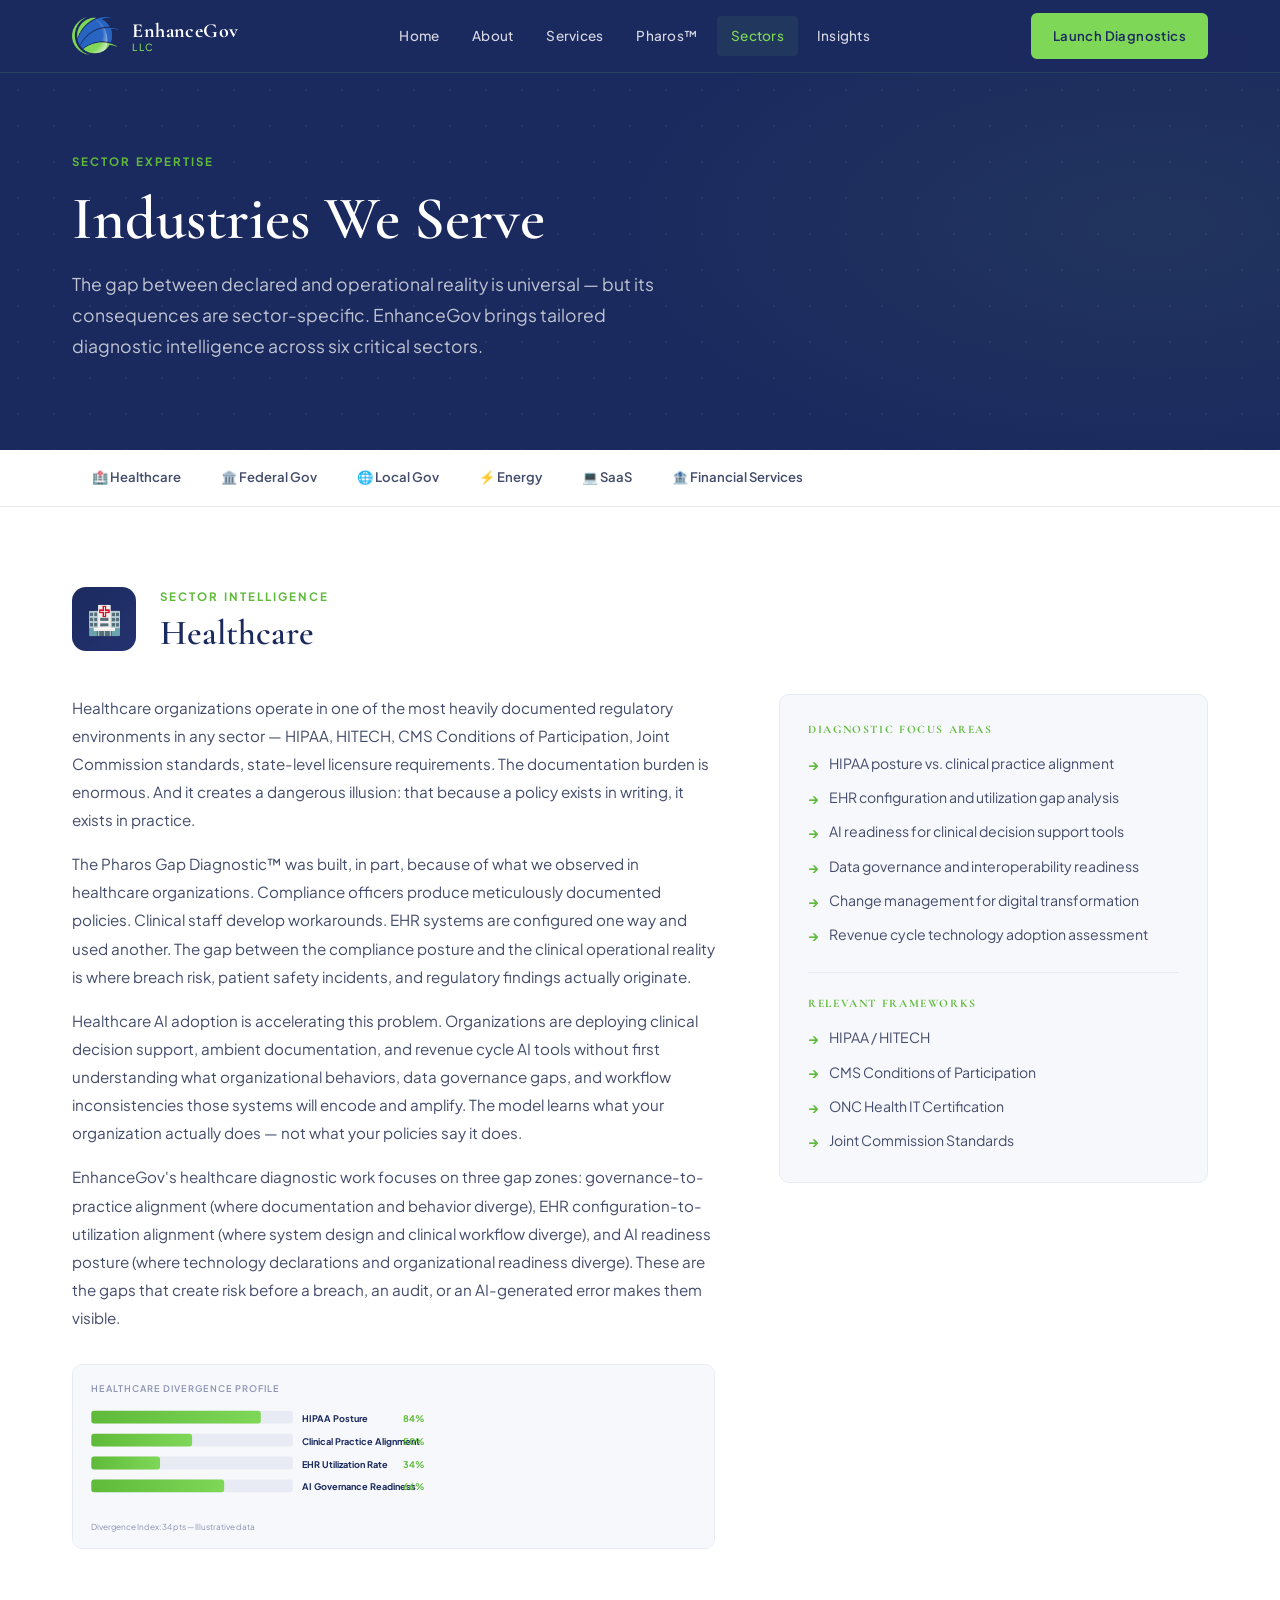
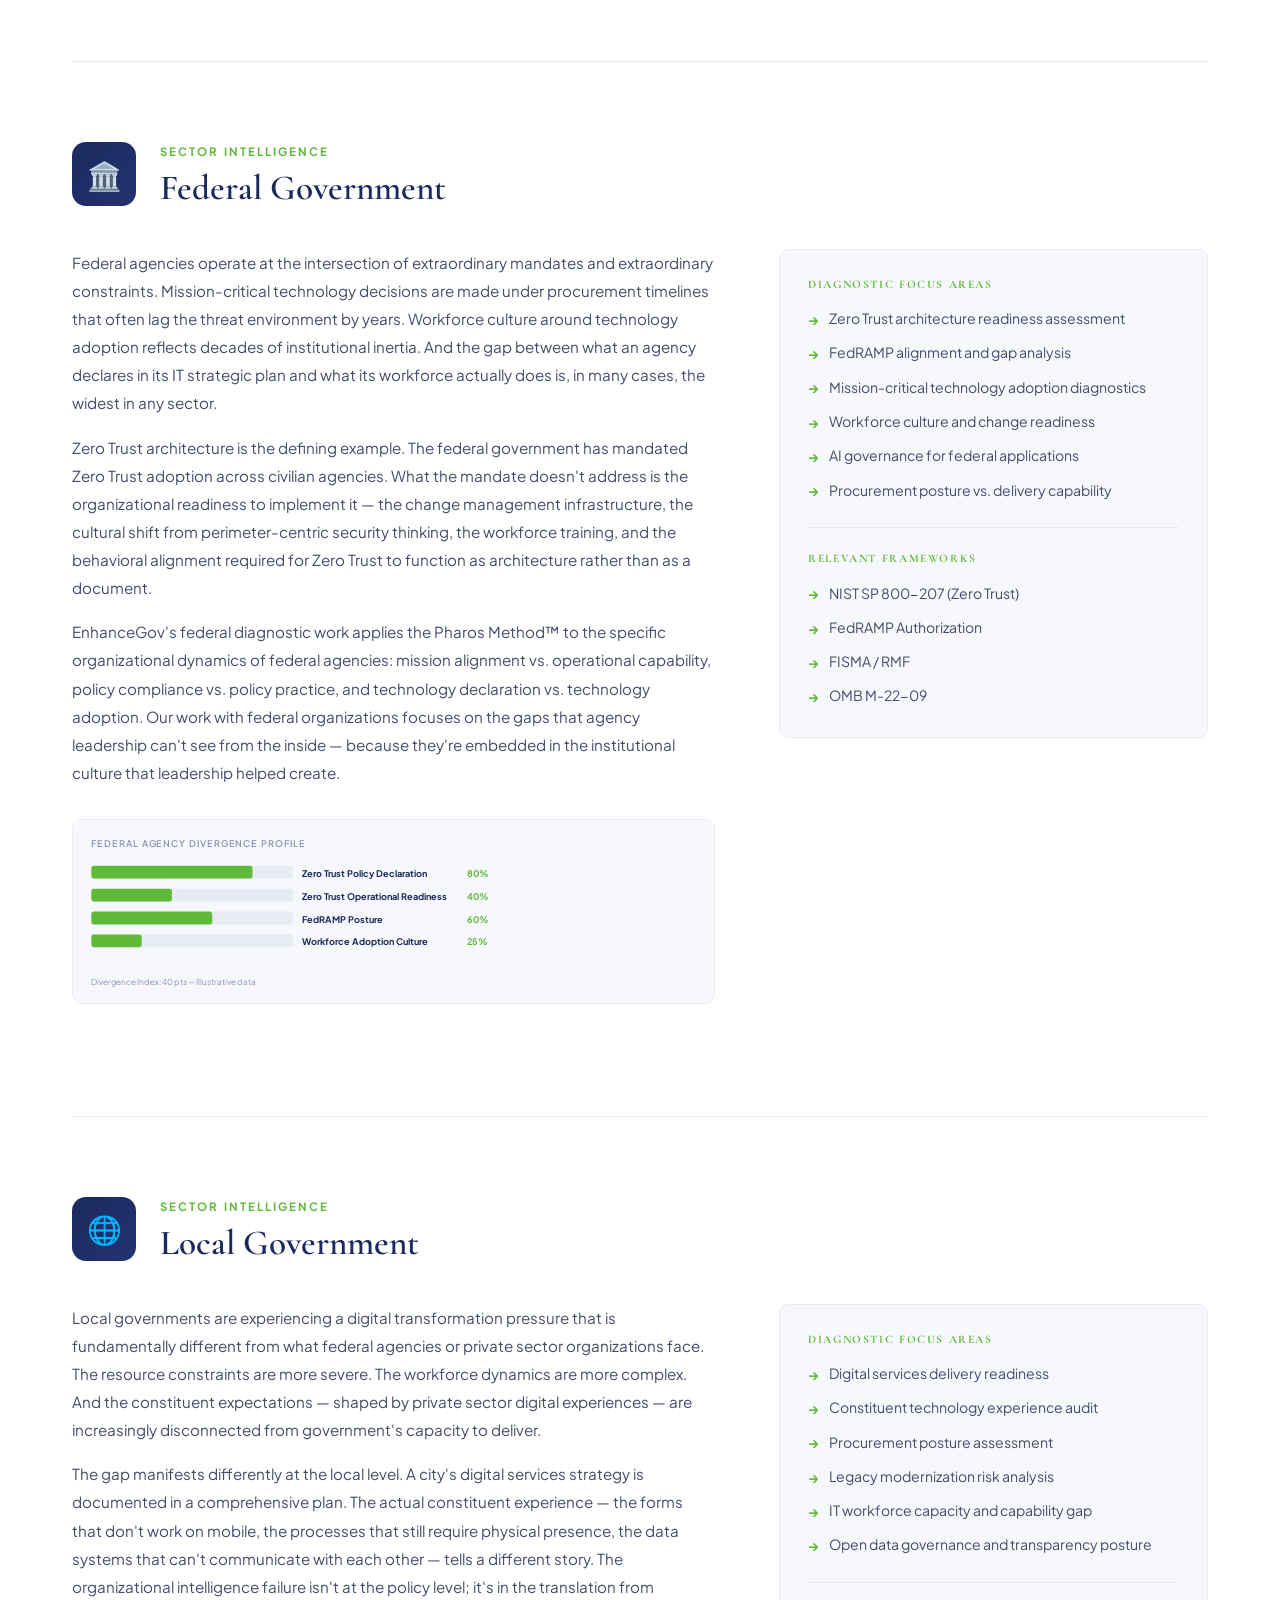
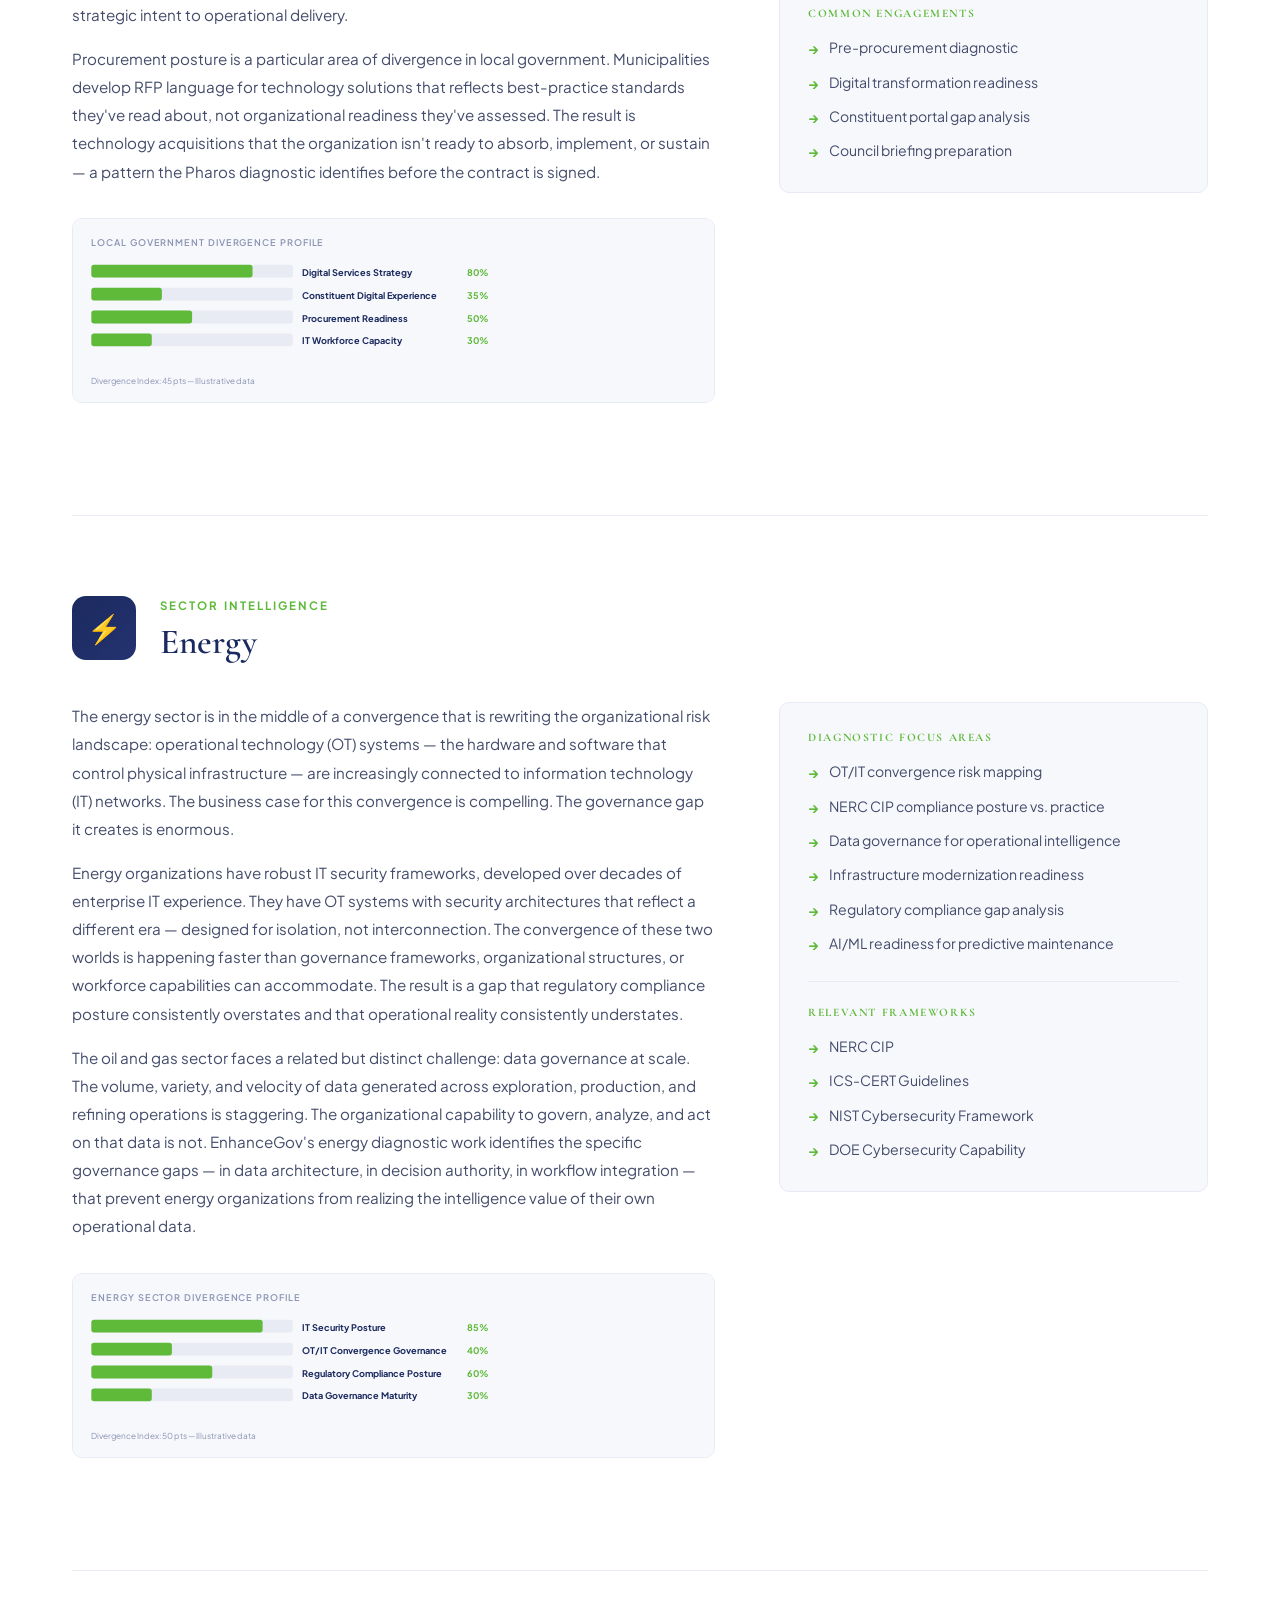
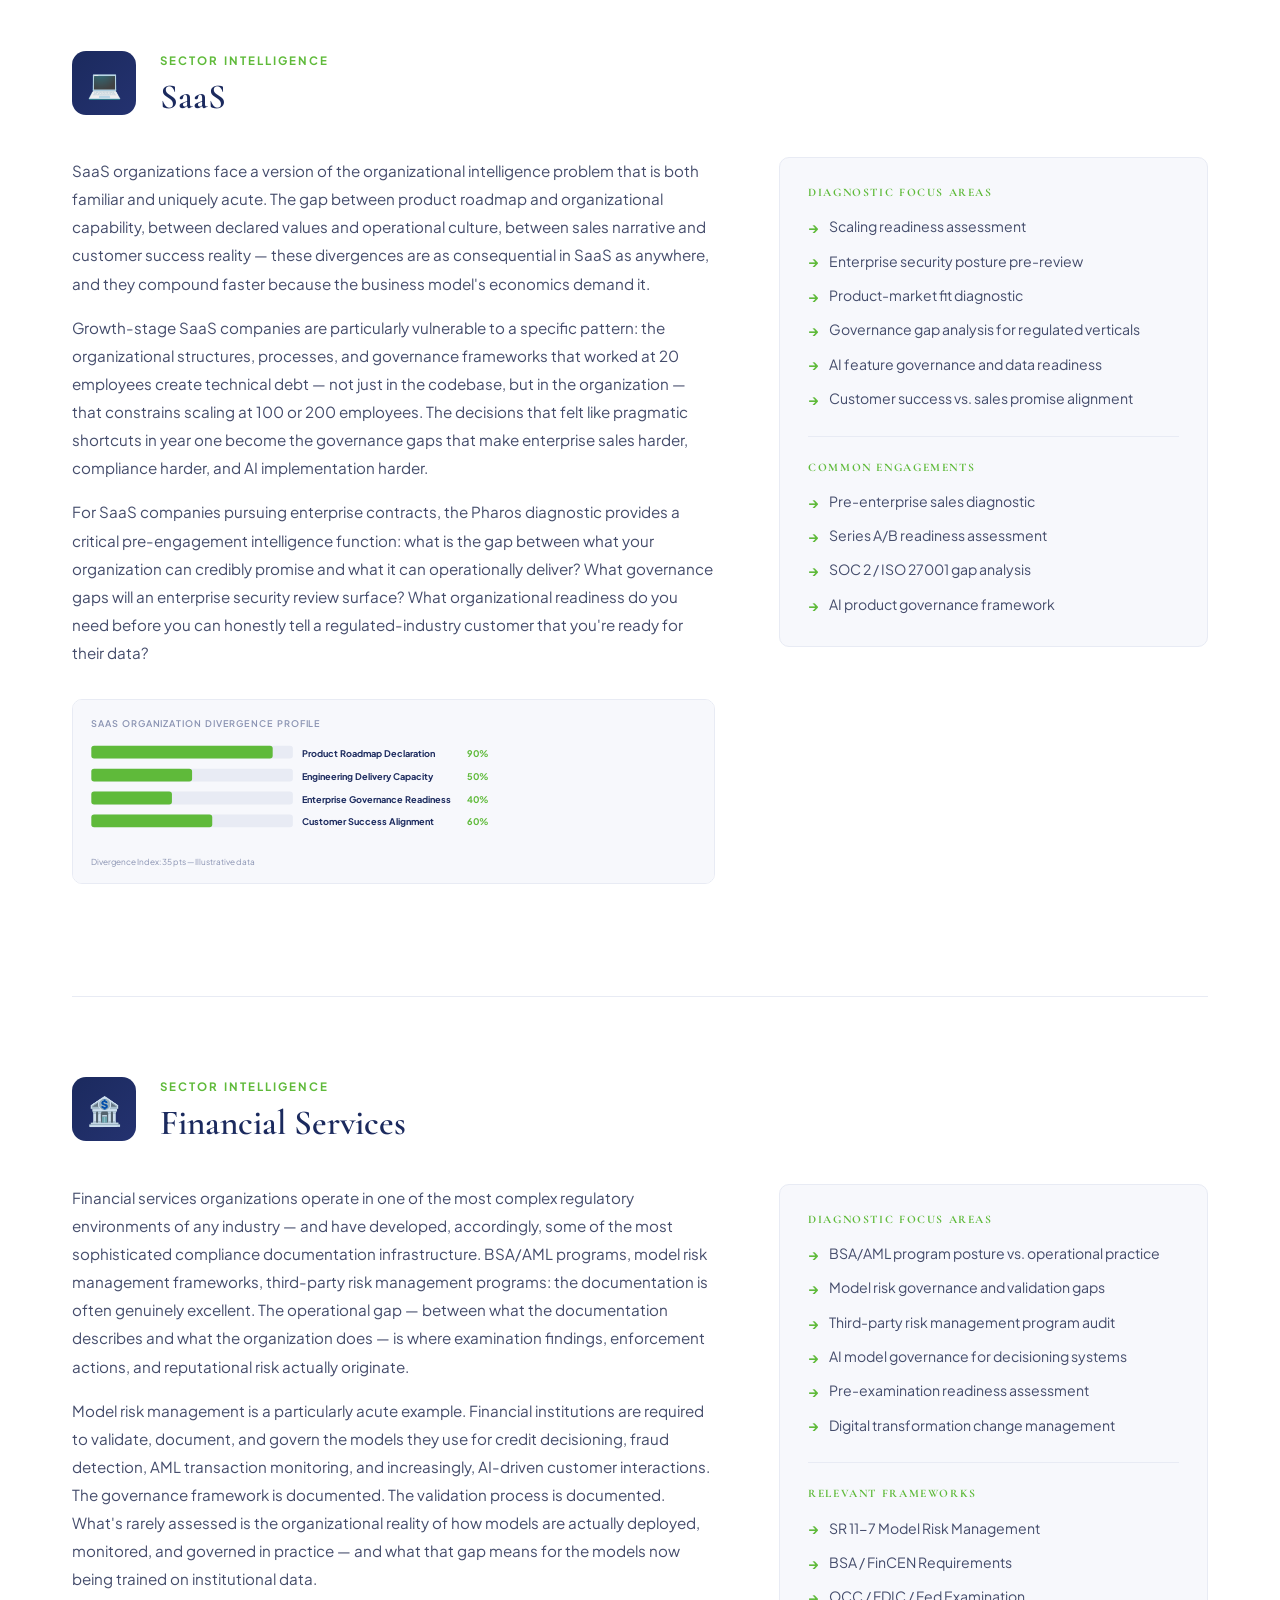
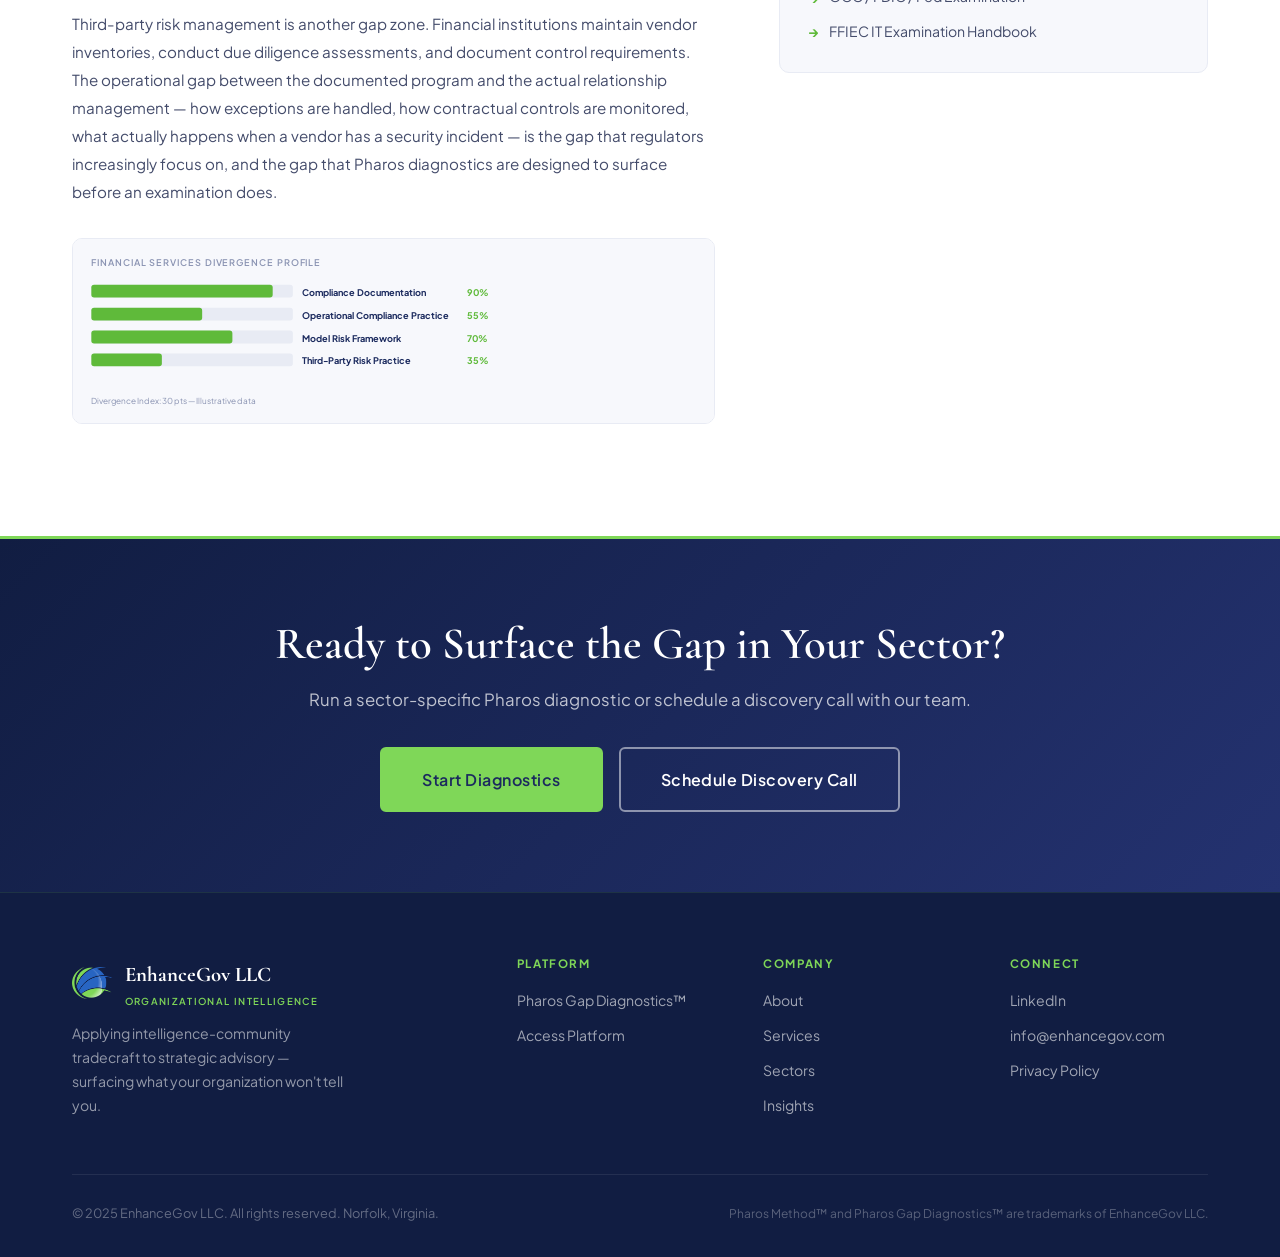
<file: sectors.html>
<!DOCTYPE html>
<html lang="en">
<head>
  <meta charset="UTF-8" />
  <meta name="viewport" content="width=device-width, initial-scale=1.0" />
  <title>Sectors — EnhanceGov LLC</title>
  <meta name="description" content="EnhanceGov LLC serves healthcare, federal government, local government, energy, SaaS, and financial services organizations with intelligence-tradecraft diagnostic methodology." />
  <meta property="og:title" content="Sectors — EnhanceGov LLC" />
  <meta property="og:type" content="website" />
  <meta property="og:url" content="https://enhancegov.com/sectors.html" />
  <link rel="canonical" href="https://enhancegov.com/sectors.html" />
  <link rel="stylesheet" href="css/style.css" />
  <style>
    /* ── Sector article styles (preserved) ──────────────────── */
    .sector-article {
      padding: 5rem 0;
      border-bottom: 1px solid var(--gray-light);
    }
    .sector-article:last-child { border-bottom: none; }

    .sector-article-header {
      display: flex;
      align-items: flex-start;
      gap: 1.5rem;
      margin-bottom: 2.5rem;
    }

    .sector-article-icon {
      width: 64px;
      height: 64px;
      min-width: 64px;
      background: linear-gradient(135deg, var(--navy) 0%, var(--navy-mid) 100%);
      border-radius: 14px;
      display: flex;
      align-items: center;
      justify-content: center;
      font-size: 1.75rem;
    }

    .sector-article-meta { flex: 1; }
    .sector-article-meta .eyebrow { margin-bottom: 0.4rem; }
    .sector-article-meta h2 { font-size: clamp(1.5rem, 3vw, 2.2rem); margin: 0; }

    .sector-body {
      display: grid;
      grid-template-columns: 3fr 2fr;
      gap: 4rem;
      align-items: start;
    }

    .sector-body-text p { font-size: 0.95rem; line-height: 1.85; }

    .sector-sidebar {
      background: var(--off-white);
      border-radius: 10px;
      padding: 1.75rem;
      border: 1px solid var(--gray-light);
    }

    .sector-sidebar h4 {
      font-size: 0.72rem;
      font-weight: 700;
      letter-spacing: 0.14em;
      text-transform: uppercase;
      color: var(--lime-dark);
      margin-bottom: 1rem;
    }

    .sector-sidebar ul {
      list-style: none;
      display: flex;
      flex-direction: column;
      gap: 0.6rem;
    }

    .sector-sidebar li {
      display: flex;
      align-items: flex-start;
      gap: 0.6rem;
      font-size: 0.88rem;
      color: var(--gray-text);
    }

    .sector-sidebar li::before {
      content: '→';
      color: var(--lime-dark);
      font-weight: 700;
      margin-top: 0.05rem;
      flex-shrink: 0;
    }

    .sector-svg {
      margin: 2rem 0;
      border-radius: 10px;
      overflow: hidden;
      border: 1px solid var(--gray-light);
    }

    @media (max-width: 768px) {
      .sector-body { grid-template-columns: 1fr; gap: 2rem; }
      .sector-article-header { flex-direction: column; }
    }
  </style>
</head>
<body>

<!-- ── NAVIGATION ─────────────────────────────────────────── -->
<nav class="nav" role="navigation" aria-label="Main navigation">
  <div class="nav-inner">
    <a href="index.html" class="nav-logo" aria-label="EnhanceGov home">
      <img src="images/logo.png" alt="EnhanceGov LLC" class="nav-logo-img" />
      <div class="nav-logo-text">
        <span class="nav-logo-name">EnhanceGov</span>
        <span class="nav-logo-tag">LLC</span>
      </div>
    </a>
    <ul class="nav-links" role="list">
      <li><a href="index.html">Home</a></li>
      <li><a href="about.html">About</a></li>
      <li><a href="services.html">Services</a></li>
      <li><a href="pharos.html">Pharos™</a></li>
      <li><a href="sectors.html">Sectors</a></li>
      <li><a href="insights.html">Insights</a></li>
    </ul>
    <div class="nav-cta">
      <a href="https://pharos.enhancegov.com" target="_blank" rel="noopener" class="btn btn-primary" style="font-size:0.82rem;padding:0.6rem 1.25rem;">Launch Diagnostics</a>
    </div>
    <button class="nav-hamburger" aria-label="Toggle menu" aria-expanded="false">
      <span></span><span></span><span></span>
    </button>
  </div>
</nav>

<!-- ── HERO ───────────────────────────────────────────────── -->
<section class="page-hero">
  <div class="container">
    <div class="page-hero-inner">
      <span class="eyebrow">Sector Expertise</span>
      <h1>Industries We Serve</h1>
      <p class="page-hero-lead">
        The gap between declared and operational reality is universal — but its consequences are sector-specific. EnhanceGov brings tailored diagnostic intelligence across six critical sectors.
      </p>
    </div>
  </div>
</section>

<!-- ── SECTOR NAV ──────────────────────────────────────────── -->
<div style="background:var(--white);border-bottom:1px solid var(--gray-light);position:sticky;top:72px;z-index:100;">
  <div class="container">
    <nav aria-label="Sector navigation" style="display:flex;gap:0;overflow-x:auto;scrollbar-width:none;">
      <a href="#healthcare" style="padding:1rem 1.25rem;font-size:0.82rem;font-weight:600;color:var(--gray-text);white-space:nowrap;border-bottom:2px solid transparent;transition:all 0.2s;text-decoration:none;" onmouseover="this.style.color='var(--navy)';this.style.borderBottomColor='var(--lime)'" onmouseout="this.style.color='var(--gray-text)';this.style.borderBottomColor='transparent'">🏥 Healthcare</a>
      <a href="#federal" style="padding:1rem 1.25rem;font-size:0.82rem;font-weight:600;color:var(--gray-text);white-space:nowrap;border-bottom:2px solid transparent;transition:all 0.2s;text-decoration:none;" onmouseover="this.style.color='var(--navy)';this.style.borderBottomColor='var(--lime)'" onmouseout="this.style.color='var(--gray-text)';this.style.borderBottomColor='transparent'">🏛️ Federal Gov</a>
      <a href="#local-gov" style="padding:1rem 1.25rem;font-size:0.82rem;font-weight:600;color:var(--gray-text);white-space:nowrap;border-bottom:2px solid transparent;transition:all 0.2s;text-decoration:none;" onmouseover="this.style.color='var(--navy)';this.style.borderBottomColor='var(--lime)'" onmouseout="this.style.color='var(--gray-text)';this.style.borderBottomColor='transparent'">🌐 Local Gov</a>
      <a href="#energy" style="padding:1rem 1.25rem;font-size:0.82rem;font-weight:600;color:var(--gray-text);white-space:nowrap;border-bottom:2px solid transparent;transition:all 0.2s;text-decoration:none;" onmouseover="this.style.color='var(--navy)';this.style.borderBottomColor='var(--lime)'" onmouseout="this.style.color='var(--gray-text)';this.style.borderBottomColor='transparent'">⚡ Energy</a>
      <a href="#saas" style="padding:1rem 1.25rem;font-size:0.82rem;font-weight:600;color:var(--gray-text);white-space:nowrap;border-bottom:2px solid transparent;transition:all 0.2s;text-decoration:none;" onmouseover="this.style.color='var(--navy)';this.style.borderBottomColor='var(--lime)'" onmouseout="this.style.color='var(--gray-text)';this.style.borderBottomColor='transparent'">💻 SaaS</a>
      <a href="#financial" style="padding:1rem 1.25rem;font-size:0.82rem;font-weight:600;color:var(--gray-text);white-space:nowrap;border-bottom:2px solid transparent;transition:all 0.2s;text-decoration:none;" onmouseover="this.style.color='var(--navy)';this.style.borderBottomColor='var(--lime)'" onmouseout="this.style.color='var(--gray-text)';this.style.borderBottomColor='transparent'">🏦 Financial Services</a>
    </nav>
  </div>
</div>

<!-- ── SECTOR ARTICLES ─────────────────────────────────────── -->
<div style="background:var(--white);">
  <div class="container">

    <!-- HEALTHCARE ─────────────────────────────────────────── -->
    <article class="sector-article" id="healthcare">
      <div class="sector-article-header">
        <div class="sector-article-icon">🏥</div>
        <div class="sector-article-meta">
          <span class="eyebrow">Sector Intelligence</span>
          <h2>Healthcare</h2>
        </div>
      </div>

      <div class="sector-body">
        <div class="sector-body-text">
          <p>Healthcare organizations operate in one of the most heavily documented regulatory environments in any sector — HIPAA, HITECH, CMS Conditions of Participation, Joint Commission standards, state-level licensure requirements. The documentation burden is enormous. And it creates a dangerous illusion: that because a policy exists in writing, it exists in practice.</p>

          <p>The Pharos Gap Diagnostic™ was built, in part, because of what we observed in healthcare organizations. Compliance officers produce meticulously documented policies. Clinical staff develop workarounds. EHR systems are configured one way and used another. The gap between the compliance posture and the clinical operational reality is where breach risk, patient safety incidents, and regulatory findings actually originate.</p>

          <p>Healthcare AI adoption is accelerating this problem. Organizations are deploying clinical decision support, ambient documentation, and revenue cycle AI tools without first understanding what organizational behaviors, data governance gaps, and workflow inconsistencies those systems will encode and amplify. The model learns what your organization actually does — not what your policies say it does.</p>

          <p>EnhanceGov's healthcare diagnostic work focuses on three gap zones: governance-to-practice alignment (where documentation and behavior diverge), EHR configuration-to-utilization alignment (where system design and clinical workflow diverge), and AI readiness posture (where technology declarations and organizational readiness diverge). These are the gaps that create risk before a breach, an audit, or an AI-generated error makes them visible.</p>

          <!-- Healthcare SVG visual -->
          <div class="sector-svg">
            <svg viewBox="0 0 700 200" xmlns="http://www.w3.org/2000/svg" style="width:100%;display:block;background:#F7F8FC;">
              <defs>
                <linearGradient id="hc-lime" x1="0%" y1="0%" x2="100%" y2="0%">
                  <stop offset="0%" style="stop-color:#5fba3a;stop-opacity:1" />
                  <stop offset="100%" style="stop-color:#7FD758;stop-opacity:1" />
                </linearGradient>
              </defs>
              <!-- Bars -->
              <text x="20" y="30" font-family="Plus Jakarta Sans,sans-serif" font-size="10" fill="#8A93B2" font-weight="600" letter-spacing="1">HEALTHCARE DIVERGENCE PROFILE</text>
              <!-- Bar rows -->
              <rect x="20" y="50" width="220" height="14" rx="3" fill="#E8EBF4"/>
              <rect x="20" y="50" width="185" height="14" rx="3" fill="url(#hc-lime)"/>
              <text x="250" y="62" font-family="Plus Jakarta Sans,sans-serif" font-size="10" fill="#1B2A5E" font-weight="700">HIPAA Posture</text>
              <text x="360" y="62" font-family="Plus Jakarta Sans,sans-serif" font-size="10" fill="#5fba3a" font-weight="700">84%</text>

              <rect x="20" y="75" width="220" height="14" rx="3" fill="#E8EBF4"/>
              <rect x="20" y="75" width="110" height="14" rx="3" fill="url(#hc-lime)"/>
              <text x="250" y="87" font-family="Plus Jakarta Sans,sans-serif" font-size="10" fill="#1B2A5E" font-weight="700">Clinical Practice Alignment</text>
              <text x="360" y="87" font-family="Plus Jakarta Sans,sans-serif" font-size="10" fill="#5fba3a" font-weight="700">50%</text>

              <rect x="20" y="100" width="220" height="14" rx="3" fill="#E8EBF4"/>
              <rect x="20" y="100" width="75" height="14" rx="3" fill="url(#hc-lime)"/>
              <text x="250" y="112" font-family="Plus Jakarta Sans,sans-serif" font-size="10" fill="#1B2A5E" font-weight="700">EHR Utilization Rate</text>
              <text x="360" y="112" font-family="Plus Jakarta Sans,sans-serif" font-size="10" fill="#5fba3a" font-weight="700">34%</text>

              <rect x="20" y="125" width="220" height="14" rx="3" fill="#E8EBF4"/>
              <rect x="20" y="125" width="145" height="14" rx="3" fill="url(#hc-lime)"/>
              <text x="250" y="137" font-family="Plus Jakarta Sans,sans-serif" font-size="10" fill="#1B2A5E" font-weight="700">AI Governance Readiness</text>
              <text x="360" y="137" font-family="Plus Jakarta Sans,sans-serif" font-size="10" fill="#5fba3a" font-weight="700">66%</text>

              <text x="20" y="180" font-family="Plus Jakarta Sans,sans-serif" font-size="9" fill="#8A93B2">Divergence Index: 34 pts — Illustrative data</text>
            </svg>
          </div>
        </div>

        <div class="sector-sidebar">
          <h4>Diagnostic Focus Areas</h4>
          <ul>
            <li>HIPAA posture vs. clinical practice alignment</li>
            <li>EHR configuration and utilization gap analysis</li>
            <li>AI readiness for clinical decision support tools</li>
            <li>Data governance and interoperability readiness</li>
            <li>Change management for digital transformation</li>
            <li>Revenue cycle technology adoption assessment</li>
          </ul>
          <div style="margin-top:1.5rem;padding-top:1.5rem;border-top:1px solid var(--gray-light);">
            <h4>Relevant Frameworks</h4>
            <ul>
              <li>HIPAA / HITECH</li>
              <li>CMS Conditions of Participation</li>
              <li>ONC Health IT Certification</li>
              <li>Joint Commission Standards</li>
            </ul>
          </div>
        </div>
      </div>
    </article>

    <!-- FEDERAL GOVERNMENT ──────────────────────────────────── -->
    <article class="sector-article" id="federal">
      <div class="sector-article-header">
        <div class="sector-article-icon">🏛️</div>
        <div class="sector-article-meta">
          <span class="eyebrow">Sector Intelligence</span>
          <h2>Federal Government</h2>
        </div>
      </div>

      <div class="sector-body">
        <div class="sector-body-text">
          <p>Federal agencies operate at the intersection of extraordinary mandates and extraordinary constraints. Mission-critical technology decisions are made under procurement timelines that often lag the threat environment by years. Workforce culture around technology adoption reflects decades of institutional inertia. And the gap between what an agency declares in its IT strategic plan and what its workforce actually does is, in many cases, the widest in any sector.</p>

          <p>Zero Trust architecture is the defining example. The federal government has mandated Zero Trust adoption across civilian agencies. What the mandate doesn't address is the organizational readiness to implement it — the change management infrastructure, the cultural shift from perimeter-centric security thinking, the workforce training, and the behavioral alignment required for Zero Trust to function as architecture rather than as a document.</p>

          <p>EnhanceGov's federal diagnostic work applies the Pharos Method™ to the specific organizational dynamics of federal agencies: mission alignment vs. operational capability, policy compliance vs. policy practice, and technology declaration vs. technology adoption. Our work with federal organizations focuses on the gaps that agency leadership can't see from the inside — because they're embedded in the institutional culture that leadership helped create.</p>

          <div class="sector-svg">
            <svg viewBox="0 0 700 200" xmlns="http://www.w3.org/2000/svg" style="width:100%;display:block;background:#F7F8FC;">
              <text x="20" y="30" font-family="Plus Jakarta Sans,sans-serif" font-size="10" fill="#8A93B2" font-weight="600" letter-spacing="1">FEDERAL AGENCY DIVERGENCE PROFILE</text>
              <rect x="20" y="50" width="220" height="14" rx="3" fill="#E8EBF4"/>
              <rect x="20" y="50" width="176" height="14" rx="3" fill="#5fba3a"/>
              <text x="250" y="62" font-family="Plus Jakarta Sans,sans-serif" font-size="10" fill="#1B2A5E" font-weight="700">Zero Trust Policy Declaration</text>
              <text x="430" y="62" font-family="Plus Jakarta Sans,sans-serif" font-size="10" fill="#5fba3a" font-weight="700">80%</text>
              <rect x="20" y="75" width="220" height="14" rx="3" fill="#E8EBF4"/>
              <rect x="20" y="75" width="88" height="14" rx="3" fill="#5fba3a"/>
              <text x="250" y="87" font-family="Plus Jakarta Sans,sans-serif" font-size="10" fill="#1B2A5E" font-weight="700">Zero Trust Operational Readiness</text>
              <text x="430" y="87" font-family="Plus Jakarta Sans,sans-serif" font-size="10" fill="#5fba3a" font-weight="700">40%</text>
              <rect x="20" y="100" width="220" height="14" rx="3" fill="#E8EBF4"/>
              <rect x="20" y="100" width="132" height="14" rx="3" fill="#5fba3a"/>
              <text x="250" y="112" font-family="Plus Jakarta Sans,sans-serif" font-size="10" fill="#1B2A5E" font-weight="700">FedRAMP Posture</text>
              <text x="430" y="112" font-family="Plus Jakarta Sans,sans-serif" font-size="10" fill="#5fba3a" font-weight="700">60%</text>
              <rect x="20" y="125" width="220" height="14" rx="3" fill="#E8EBF4"/>
              <rect x="20" y="125" width="55" height="14" rx="3" fill="#5fba3a"/>
              <text x="250" y="137" font-family="Plus Jakarta Sans,sans-serif" font-size="10" fill="#1B2A5E" font-weight="700">Workforce Adoption Culture</text>
              <text x="430" y="137" font-family="Plus Jakarta Sans,sans-serif" font-size="10" fill="#5fba3a" font-weight="700">25%</text>
              <text x="20" y="180" font-family="Plus Jakarta Sans,sans-serif" font-size="9" fill="#8A93B2">Divergence Index: 40 pts — Illustrative data</text>
            </svg>
          </div>
        </div>

        <div class="sector-sidebar">
          <h4>Diagnostic Focus Areas</h4>
          <ul>
            <li>Zero Trust architecture readiness assessment</li>
            <li>FedRAMP alignment and gap analysis</li>
            <li>Mission-critical technology adoption diagnostics</li>
            <li>Workforce culture and change readiness</li>
            <li>AI governance for federal applications</li>
            <li>Procurement posture vs. delivery capability</li>
          </ul>
          <div style="margin-top:1.5rem;padding-top:1.5rem;border-top:1px solid var(--gray-light);">
            <h4>Relevant Frameworks</h4>
            <ul>
              <li>NIST SP 800-207 (Zero Trust)</li>
              <li>FedRAMP Authorization</li>
              <li>FISMA / RMF</li>
              <li>OMB M-22-09</li>
            </ul>
          </div>
        </div>
      </div>
    </article>

    <!-- LOCAL GOVERNMENT ────────────────────────────────────── -->
    <article class="sector-article" id="local-gov">
      <div class="sector-article-header">
        <div class="sector-article-icon">🌐</div>
        <div class="sector-article-meta">
          <span class="eyebrow">Sector Intelligence</span>
          <h2>Local Government</h2>
        </div>
      </div>

      <div class="sector-body">
        <div class="sector-body-text">
          <p>Local governments are experiencing a digital transformation pressure that is fundamentally different from what federal agencies or private sector organizations face. The resource constraints are more severe. The workforce dynamics are more complex. And the constituent expectations — shaped by private sector digital experiences — are increasingly disconnected from government's capacity to deliver.</p>

          <p>The gap manifests differently at the local level. A city's digital services strategy is documented in a comprehensive plan. The actual constituent experience — the forms that don't work on mobile, the processes that still require physical presence, the data systems that can't communicate with each other — tells a different story. The organizational intelligence failure isn't at the policy level; it's in the translation from strategic intent to operational delivery.</p>

          <p>Procurement posture is a particular area of divergence in local government. Municipalities develop RFP language for technology solutions that reflects best-practice standards they've read about, not organizational readiness they've assessed. The result is technology acquisitions that the organization isn't ready to absorb, implement, or sustain — a pattern the Pharos diagnostic identifies before the contract is signed.</p>

          <div class="sector-svg">
            <svg viewBox="0 0 700 200" xmlns="http://www.w3.org/2000/svg" style="width:100%;display:block;background:#F7F8FC;">
              <text x="20" y="30" font-family="Plus Jakarta Sans,sans-serif" font-size="10" fill="#8A93B2" font-weight="600" letter-spacing="1">LOCAL GOVERNMENT DIVERGENCE PROFILE</text>
              <rect x="20" y="50" width="220" height="14" rx="3" fill="#E8EBF4"/>
              <rect x="20" y="50" width="176" height="14" rx="3" fill="#5fba3a"/>
              <text x="250" y="62" font-family="Plus Jakarta Sans,sans-serif" font-size="10" fill="#1B2A5E" font-weight="700">Digital Services Strategy</text>
              <text x="430" y="62" font-family="Plus Jakarta Sans,sans-serif" font-size="10" fill="#5fba3a" font-weight="700">80%</text>
              <rect x="20" y="75" width="220" height="14" rx="3" fill="#E8EBF4"/>
              <rect x="20" y="75" width="77" height="14" rx="3" fill="#5fba3a"/>
              <text x="250" y="87" font-family="Plus Jakarta Sans,sans-serif" font-size="10" fill="#1B2A5E" font-weight="700">Constituent Digital Experience</text>
              <text x="430" y="87" font-family="Plus Jakarta Sans,sans-serif" font-size="10" fill="#5fba3a" font-weight="700">35%</text>
              <rect x="20" y="100" width="220" height="14" rx="3" fill="#E8EBF4"/>
              <rect x="20" y="100" width="110" height="14" rx="3" fill="#5fba3a"/>
              <text x="250" y="112" font-family="Plus Jakarta Sans,sans-serif" font-size="10" fill="#1B2A5E" font-weight="700">Procurement Readiness</text>
              <text x="430" y="112" font-family="Plus Jakarta Sans,sans-serif" font-size="10" fill="#5fba3a" font-weight="700">50%</text>
              <rect x="20" y="125" width="220" height="14" rx="3" fill="#E8EBF4"/>
              <rect x="20" y="125" width="66" height="14" rx="3" fill="#5fba3a"/>
              <text x="250" y="137" font-family="Plus Jakarta Sans,sans-serif" font-size="10" fill="#1B2A5E" font-weight="700">IT Workforce Capacity</text>
              <text x="430" y="137" font-family="Plus Jakarta Sans,sans-serif" font-size="10" fill="#5fba3a" font-weight="700">30%</text>
              <text x="20" y="180" font-family="Plus Jakarta Sans,sans-serif" font-size="9" fill="#8A93B2">Divergence Index: 45 pts — Illustrative data</text>
            </svg>
          </div>
        </div>

        <div class="sector-sidebar">
          <h4>Diagnostic Focus Areas</h4>
          <ul>
            <li>Digital services delivery readiness</li>
            <li>Constituent technology experience audit</li>
            <li>Procurement posture assessment</li>
            <li>Legacy modernization risk analysis</li>
            <li>IT workforce capacity and capability gap</li>
            <li>Open data governance and transparency posture</li>
          </ul>
          <div style="margin-top:1.5rem;padding-top:1.5rem;border-top:1px solid var(--gray-light);">
            <h4>Common Engagements</h4>
            <ul>
              <li>Pre-procurement diagnostic</li>
              <li>Digital transformation readiness</li>
              <li>Constituent portal gap analysis</li>
              <li>Council briefing preparation</li>
            </ul>
          </div>
        </div>
      </div>
    </article>

    <!-- ENERGY ─────────────────────────────────────────────── -->
    <article class="sector-article" id="energy">
      <div class="sector-article-header">
        <div class="sector-article-icon">⚡</div>
        <div class="sector-article-meta">
          <span class="eyebrow">Sector Intelligence</span>
          <h2>Energy</h2>
        </div>
      </div>

      <div class="sector-body">
        <div class="sector-body-text">
          <p>The energy sector is in the middle of a convergence that is rewriting the organizational risk landscape: operational technology (OT) systems — the hardware and software that control physical infrastructure — are increasingly connected to information technology (IT) networks. The business case for this convergence is compelling. The governance gap it creates is enormous.</p>

          <p>Energy organizations have robust IT security frameworks, developed over decades of enterprise IT experience. They have OT systems with security architectures that reflect a different era — designed for isolation, not interconnection. The convergence of these two worlds is happening faster than governance frameworks, organizational structures, or workforce capabilities can accommodate. The result is a gap that regulatory compliance posture consistently overstates and that operational reality consistently understates.</p>

          <p>The oil and gas sector faces a related but distinct challenge: data governance at scale. The volume, variety, and velocity of data generated across exploration, production, and refining operations is staggering. The organizational capability to govern, analyze, and act on that data is not. EnhanceGov's energy diagnostic work identifies the specific governance gaps — in data architecture, in decision authority, in workflow integration — that prevent energy organizations from realizing the intelligence value of their own operational data.</p>

          <div class="sector-svg">
            <svg viewBox="0 0 700 200" xmlns="http://www.w3.org/2000/svg" style="width:100%;display:block;background:#F7F8FC;">
              <text x="20" y="30" font-family="Plus Jakarta Sans,sans-serif" font-size="10" fill="#8A93B2" font-weight="600" letter-spacing="1">ENERGY SECTOR DIVERGENCE PROFILE</text>
              <rect x="20" y="50" width="220" height="14" rx="3" fill="#E8EBF4"/>
              <rect x="20" y="50" width="187" height="14" rx="3" fill="#5fba3a"/>
              <text x="250" y="62" font-family="Plus Jakarta Sans,sans-serif" font-size="10" fill="#1B2A5E" font-weight="700">IT Security Posture</text>
              <text x="430" y="62" font-family="Plus Jakarta Sans,sans-serif" font-size="10" fill="#5fba3a" font-weight="700">85%</text>
              <rect x="20" y="75" width="220" height="14" rx="3" fill="#E8EBF4"/>
              <rect x="20" y="75" width="88" height="14" rx="3" fill="#5fba3a"/>
              <text x="250" y="87" font-family="Plus Jakarta Sans,sans-serif" font-size="10" fill="#1B2A5E" font-weight="700">OT/IT Convergence Governance</text>
              <text x="430" y="87" font-family="Plus Jakarta Sans,sans-serif" font-size="10" fill="#5fba3a" font-weight="700">40%</text>
              <rect x="20" y="100" width="220" height="14" rx="3" fill="#E8EBF4"/>
              <rect x="20" y="100" width="132" height="14" rx="3" fill="#5fba3a"/>
              <text x="250" y="112" font-family="Plus Jakarta Sans,sans-serif" font-size="10" fill="#1B2A5E" font-weight="700">Regulatory Compliance Posture</text>
              <text x="430" y="112" font-family="Plus Jakarta Sans,sans-serif" font-size="10" fill="#5fba3a" font-weight="700">60%</text>
              <rect x="20" y="125" width="220" height="14" rx="3" fill="#E8EBF4"/>
              <rect x="20" y="125" width="66" height="14" rx="3" fill="#5fba3a"/>
              <text x="250" y="137" font-family="Plus Jakarta Sans,sans-serif" font-size="10" fill="#1B2A5E" font-weight="700">Data Governance Maturity</text>
              <text x="430" y="137" font-family="Plus Jakarta Sans,sans-serif" font-size="10" fill="#5fba3a" font-weight="700">30%</text>
              <text x="20" y="180" font-family="Plus Jakarta Sans,sans-serif" font-size="9" fill="#8A93B2">Divergence Index: 50 pts — Illustrative data</text>
            </svg>
          </div>
        </div>

        <div class="sector-sidebar">
          <h4>Diagnostic Focus Areas</h4>
          <ul>
            <li>OT/IT convergence risk mapping</li>
            <li>NERC CIP compliance posture vs. practice</li>
            <li>Data governance for operational intelligence</li>
            <li>Infrastructure modernization readiness</li>
            <li>Regulatory compliance gap analysis</li>
            <li>AI/ML readiness for predictive maintenance</li>
          </ul>
          <div style="margin-top:1.5rem;padding-top:1.5rem;border-top:1px solid var(--gray-light);">
            <h4>Relevant Frameworks</h4>
            <ul>
              <li>NERC CIP</li>
              <li>ICS-CERT Guidelines</li>
              <li>NIST Cybersecurity Framework</li>
              <li>DOE Cybersecurity Capability</li>
            </ul>
          </div>
        </div>
      </div>
    </article>

    <!-- SAAS ───────────────────────────────────────────────── -->
    <article class="sector-article" id="saas">
      <div class="sector-article-header">
        <div class="sector-article-icon">💻</div>
        <div class="sector-article-meta">
          <span class="eyebrow">Sector Intelligence</span>
          <h2>SaaS</h2>
        </div>
      </div>

      <div class="sector-body">
        <div class="sector-body-text">
          <p>SaaS organizations face a version of the organizational intelligence problem that is both familiar and uniquely acute. The gap between product roadmap and organizational capability, between declared values and operational culture, between sales narrative and customer success reality — these divergences are as consequential in SaaS as anywhere, and they compound faster because the business model's economics demand it.</p>

          <p>Growth-stage SaaS companies are particularly vulnerable to a specific pattern: the organizational structures, processes, and governance frameworks that worked at 20 employees create technical debt — not just in the codebase, but in the organization — that constrains scaling at 100 or 200 employees. The decisions that felt like pragmatic shortcuts in year one become the governance gaps that make enterprise sales harder, compliance harder, and AI implementation harder.</p>

          <p>For SaaS companies pursuing enterprise contracts, the Pharos diagnostic provides a critical pre-engagement intelligence function: what is the gap between what your organization can credibly promise and what it can operationally deliver? What governance gaps will an enterprise security review surface? What organizational readiness do you need before you can honestly tell a regulated-industry customer that you're ready for their data?</p>

          <div class="sector-svg">
            <svg viewBox="0 0 700 200" xmlns="http://www.w3.org/2000/svg" style="width:100%;display:block;background:#F7F8FC;">
              <text x="20" y="30" font-family="Plus Jakarta Sans,sans-serif" font-size="10" fill="#8A93B2" font-weight="600" letter-spacing="1">SAAS ORGANIZATION DIVERGENCE PROFILE</text>
              <rect x="20" y="50" width="220" height="14" rx="3" fill="#E8EBF4"/>
              <rect x="20" y="50" width="198" height="14" rx="3" fill="#5fba3a"/>
              <text x="250" y="62" font-family="Plus Jakarta Sans,sans-serif" font-size="10" fill="#1B2A5E" font-weight="700">Product Roadmap Declaration</text>
              <text x="430" y="62" font-family="Plus Jakarta Sans,sans-serif" font-size="10" fill="#5fba3a" font-weight="700">90%</text>
              <rect x="20" y="75" width="220" height="14" rx="3" fill="#E8EBF4"/>
              <rect x="20" y="75" width="110" height="14" rx="3" fill="#5fba3a"/>
              <text x="250" y="87" font-family="Plus Jakarta Sans,sans-serif" font-size="10" fill="#1B2A5E" font-weight="700">Engineering Delivery Capacity</text>
              <text x="430" y="87" font-family="Plus Jakarta Sans,sans-serif" font-size="10" fill="#5fba3a" font-weight="700">50%</text>
              <rect x="20" y="100" width="220" height="14" rx="3" fill="#E8EBF4"/>
              <rect x="20" y="100" width="88" height="14" rx="3" fill="#5fba3a"/>
              <text x="250" y="112" font-family="Plus Jakarta Sans,sans-serif" font-size="10" fill="#1B2A5E" font-weight="700">Enterprise Governance Readiness</text>
              <text x="430" y="112" font-family="Plus Jakarta Sans,sans-serif" font-size="10" fill="#5fba3a" font-weight="700">40%</text>
              <rect x="20" y="125" width="220" height="14" rx="3" fill="#E8EBF4"/>
              <rect x="20" y="125" width="132" height="14" rx="3" fill="#5fba3a"/>
              <text x="250" y="137" font-family="Plus Jakarta Sans,sans-serif" font-size="10" fill="#1B2A5E" font-weight="700">Customer Success Alignment</text>
              <text x="430" y="137" font-family="Plus Jakarta Sans,sans-serif" font-size="10" fill="#5fba3a" font-weight="700">60%</text>
              <text x="20" y="180" font-family="Plus Jakarta Sans,sans-serif" font-size="9" fill="#8A93B2">Divergence Index: 35 pts — Illustrative data</text>
            </svg>
          </div>
        </div>

        <div class="sector-sidebar">
          <h4>Diagnostic Focus Areas</h4>
          <ul>
            <li>Scaling readiness assessment</li>
            <li>Enterprise security posture pre-review</li>
            <li>Product-market fit diagnostic</li>
            <li>Governance gap analysis for regulated verticals</li>
            <li>AI feature governance and data readiness</li>
            <li>Customer success vs. sales promise alignment</li>
          </ul>
          <div style="margin-top:1.5rem;padding-top:1.5rem;border-top:1px solid var(--gray-light);">
            <h4>Common Engagements</h4>
            <ul>
              <li>Pre-enterprise sales diagnostic</li>
              <li>Series A/B readiness assessment</li>
              <li>SOC 2 / ISO 27001 gap analysis</li>
              <li>AI product governance framework</li>
            </ul>
          </div>
        </div>
      </div>
    </article>

    <!-- FINANCIAL SERVICES ──────────────────────────────────── -->
    <article class="sector-article" id="financial">
      <div class="sector-article-header">
        <div class="sector-article-icon">🏦</div>
        <div class="sector-article-meta">
          <span class="eyebrow">Sector Intelligence</span>
          <h2>Financial Services</h2>
        </div>
      </div>

      <div class="sector-body">
        <div class="sector-body-text">
          <p>Financial services organizations operate in one of the most complex regulatory environments of any industry — and have developed, accordingly, some of the most sophisticated compliance documentation infrastructure. BSA/AML programs, model risk management frameworks, third-party risk management programs: the documentation is often genuinely excellent. The operational gap — between what the documentation describes and what the organization does — is where examination findings, enforcement actions, and reputational risk actually originate.</p>

          <p>Model risk management is a particularly acute example. Financial institutions are required to validate, document, and govern the models they use for credit decisioning, fraud detection, AML transaction monitoring, and increasingly, AI-driven customer interactions. The governance framework is documented. The validation process is documented. What's rarely assessed is the organizational reality of how models are actually deployed, monitored, and governed in practice — and what that gap means for the models now being trained on institutional data.</p>

          <p>Third-party risk management is another gap zone. Financial institutions maintain vendor inventories, conduct due diligence assessments, and document control requirements. The operational gap between the documented program and the actual relationship management — how exceptions are handled, how contractual controls are monitored, what actually happens when a vendor has a security incident — is the gap that regulators increasingly focus on, and the gap that Pharos diagnostics are designed to surface before an examination does.</p>

          <div class="sector-svg">
            <svg viewBox="0 0 700 200" xmlns="http://www.w3.org/2000/svg" style="width:100%;display:block;background:#F7F8FC;">
              <text x="20" y="30" font-family="Plus Jakarta Sans,sans-serif" font-size="10" fill="#8A93B2" font-weight="600" letter-spacing="1">FINANCIAL SERVICES DIVERGENCE PROFILE</text>
              <rect x="20" y="50" width="220" height="14" rx="3" fill="#E8EBF4"/>
              <rect x="20" y="50" width="198" height="14" rx="3" fill="#5fba3a"/>
              <text x="250" y="62" font-family="Plus Jakarta Sans,sans-serif" font-size="10" fill="#1B2A5E" font-weight="700">Compliance Documentation</text>
              <text x="430" y="62" font-family="Plus Jakarta Sans,sans-serif" font-size="10" fill="#5fba3a" font-weight="700">90%</text>
              <rect x="20" y="75" width="220" height="14" rx="3" fill="#E8EBF4"/>
              <rect x="20" y="75" width="121" height="14" rx="3" fill="#5fba3a"/>
              <text x="250" y="87" font-family="Plus Jakarta Sans,sans-serif" font-size="10" fill="#1B2A5E" font-weight="700">Operational Compliance Practice</text>
              <text x="430" y="87" font-family="Plus Jakarta Sans,sans-serif" font-size="10" fill="#5fba3a" font-weight="700">55%</text>
              <rect x="20" y="100" width="220" height="14" rx="3" fill="#E8EBF4"/>
              <rect x="20" y="100" width="154" height="14" rx="3" fill="#5fba3a"/>
              <text x="250" y="112" font-family="Plus Jakarta Sans,sans-serif" font-size="10" fill="#1B2A5E" font-weight="700">Model Risk Framework</text>
              <text x="430" y="112" font-family="Plus Jakarta Sans,sans-serif" font-size="10" fill="#5fba3a" font-weight="700">70%</text>
              <rect x="20" y="125" width="220" height="14" rx="3" fill="#E8EBF4"/>
              <rect x="20" y="125" width="77" height="14" rx="3" fill="#5fba3a"/>
              <text x="250" y="137" font-family="Plus Jakarta Sans,sans-serif" font-size="10" fill="#1B2A5E" font-weight="700">Third-Party Risk Practice</text>
              <text x="430" y="137" font-family="Plus Jakarta Sans,sans-serif" font-size="10" fill="#5fba3a" font-weight="700">35%</text>
              <text x="20" y="180" font-family="Plus Jakarta Sans,sans-serif" font-size="9" fill="#8A93B2">Divergence Index: 30 pts — Illustrative data</text>
            </svg>
          </div>
        </div>

        <div class="sector-sidebar">
          <h4>Diagnostic Focus Areas</h4>
          <ul>
            <li>BSA/AML program posture vs. operational practice</li>
            <li>Model risk governance and validation gaps</li>
            <li>Third-party risk management program audit</li>
            <li>AI model governance for decisioning systems</li>
            <li>Pre-examination readiness assessment</li>
            <li>Digital transformation change management</li>
          </ul>
          <div style="margin-top:1.5rem;padding-top:1.5rem;border-top:1px solid var(--gray-light);">
            <h4>Relevant Frameworks</h4>
            <ul>
              <li>SR 11-7 Model Risk Management</li>
              <li>BSA / FinCEN Requirements</li>
              <li>OCC / FDIC / Fed Examination</li>
              <li>FFIEC IT Examination Handbook</li>
            </ul>
          </div>
        </div>
      </div>
    </article>

  </div><!-- /.container -->
</div>

<!-- ── CTA ─────────────────────────────────────────────────── -->
<section class="cta-banner">
  <div class="container">
    <h2>Ready to Surface the Gap in Your Sector?</h2>
    <p>Run a sector-specific Pharos diagnostic or schedule a discovery call with our team.</p>
    <div style="display:flex;gap:1rem;justify-content:center;flex-wrap:wrap;">
      <a href="https://pharos.enhancegov.com" target="_blank" rel="noopener" class="btn btn-primary btn-lg">Start Diagnostics</a>
      <a href="mailto:info@enhancegov.com" class="btn btn-outline btn-lg">Schedule Discovery Call</a>
    </div>
  </div>
</section>

<!-- ── FOOTER ──────────────────────────────────────────────── -->
<footer class="footer" role="contentinfo">
  <div class="container">
    <div class="footer-grid">
      <div class="footer-brand">
        <div style="display:flex;align-items:center;gap:0.75rem;margin-bottom:0.5rem;">
          <img src="images/logo.png" alt="EnhanceGov LLC" style="height:32px;width:auto;" />
          <div>
            <div class="footer-logo-name">EnhanceGov LLC</div>
            <div class="footer-logo-tag">Organizational Intelligence</div>
          </div>
        </div>
        <p>Applying intelligence-community tradecraft to strategic advisory — surfacing what your organization won't tell you.</p>
      </div>
      <div class="footer-col">
        <h4>Platform</h4>
        <ul>
          <li><a href="pharos.html">Pharos Gap Diagnostics™</a></li>
          <li><a href="https://pharos.enhancegov.com" target="_blank" rel="noopener">Access Platform</a></li>
        </ul>
      </div>
      <div class="footer-col">
        <h4>Company</h4>
        <ul>
          <li><a href="about.html">About</a></li>
          <li><a href="services.html">Services</a></li>
          <li><a href="sectors.html">Sectors</a></li>
          <li><a href="insights.html">Insights</a></li>
        </ul>
      </div>
      <div class="footer-col">
        <h4>Connect</h4>
        <ul>
          <li><a href="https://www.linkedin.com/company/enhancegov" target="_blank" rel="noopener">LinkedIn</a></li>
          <li><a href="mailto:info@enhancegov.com">info@enhancegov.com</a></li>
          <li><a href="privacy.html">Privacy Policy</a></li>
        </ul>
      </div>
    </div>
    <div class="footer-bottom">
      <span>© 2025 EnhanceGov LLC. All rights reserved. Norfolk, Virginia.</span>
      <span class="footer-trademark">Pharos Method™ and Pharos Gap Diagnostics™ are trademarks of EnhanceGov LLC.</span>
    </div>
  </div>
</footer>

<script src="js/site.js"></script>
</body>
</html>
</file>
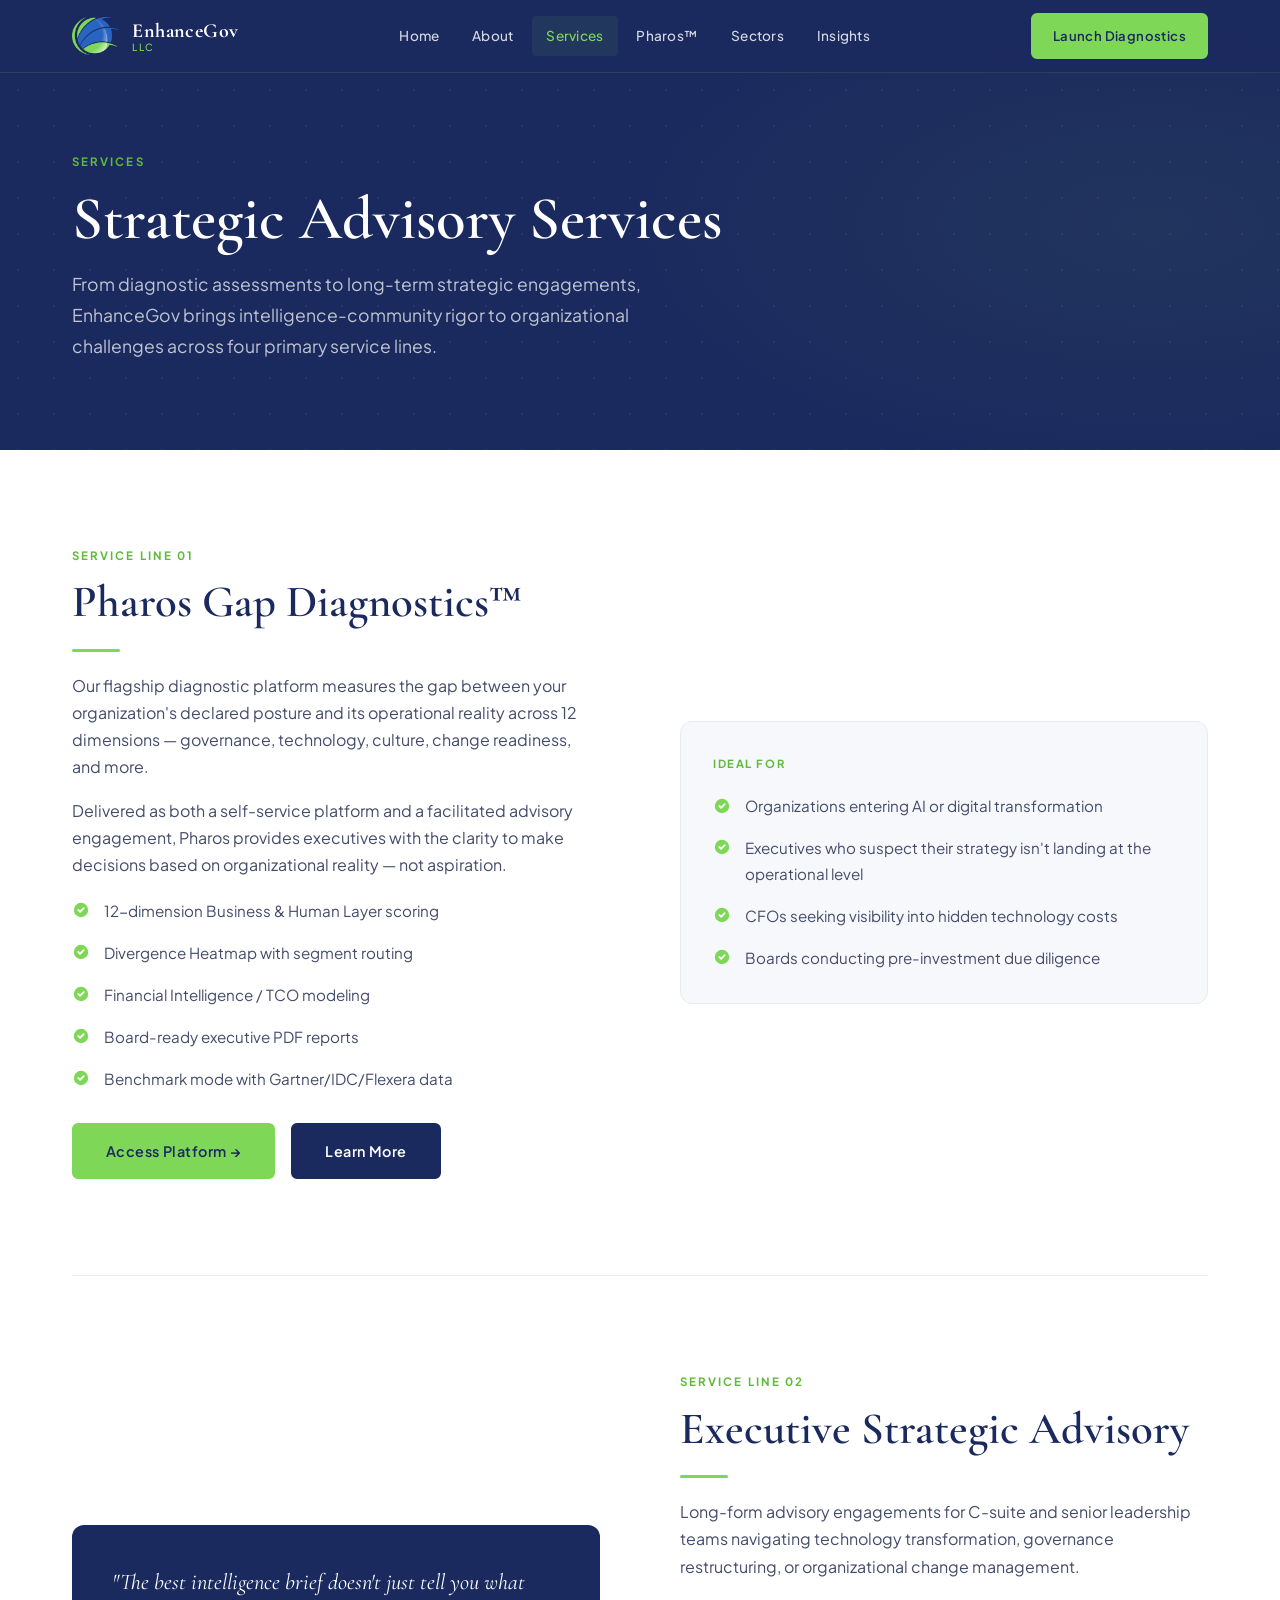
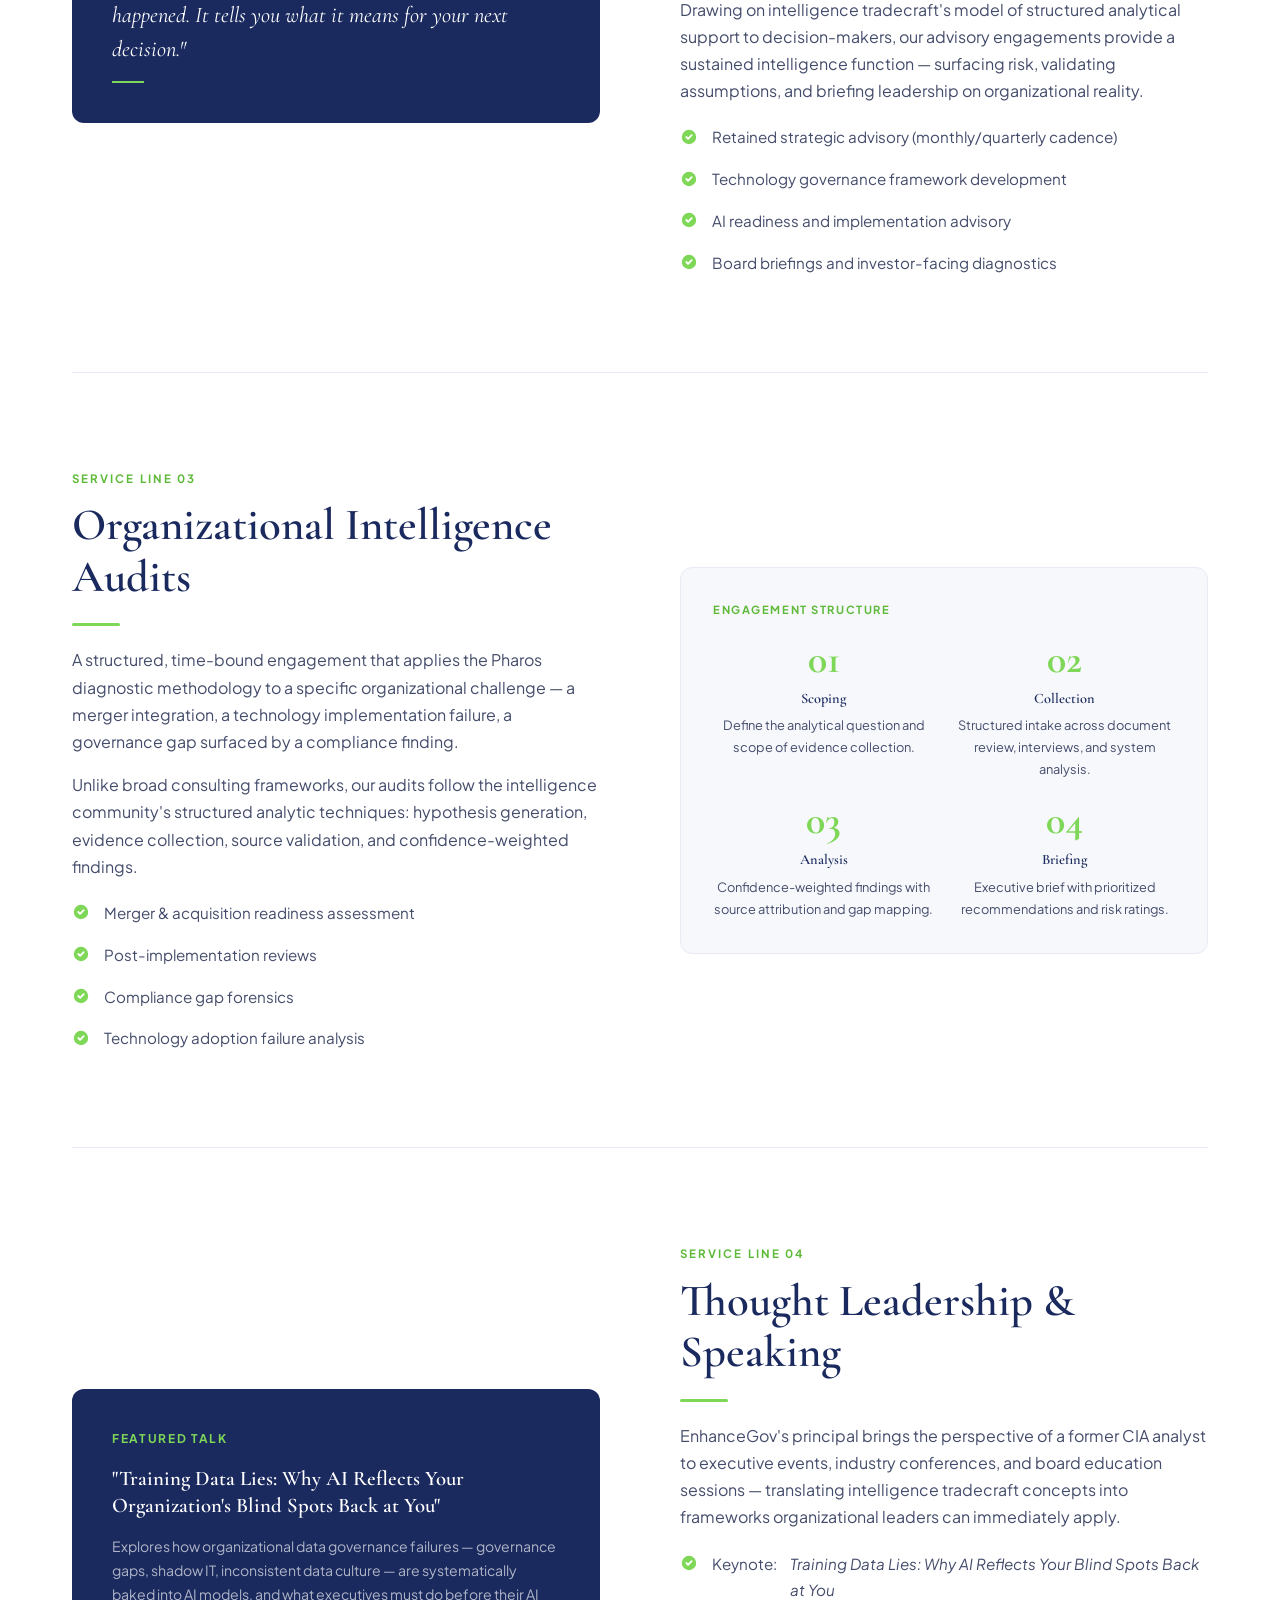
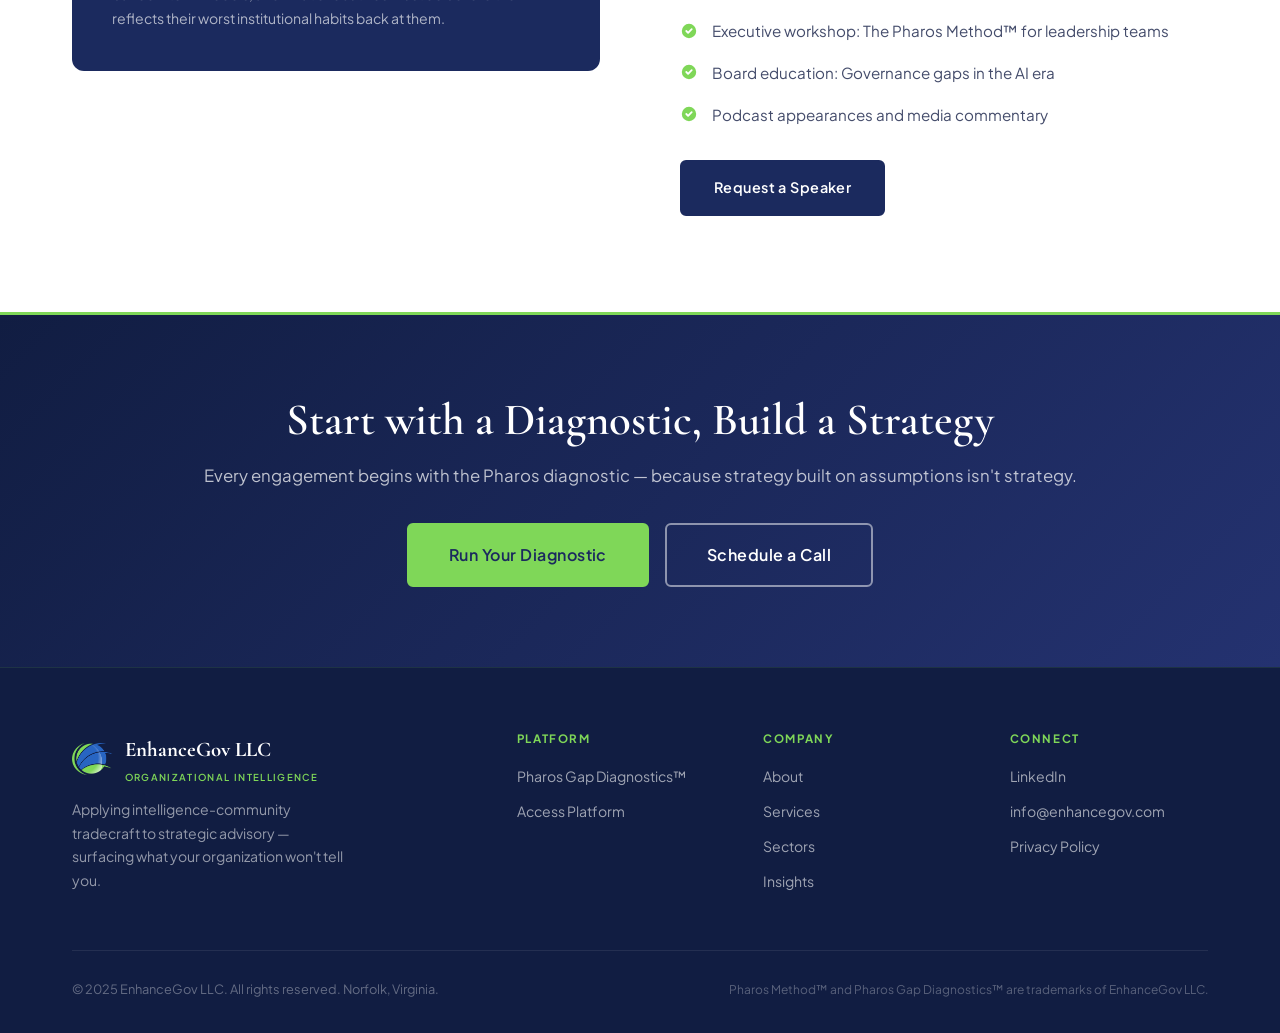
<file: services.html>
<!DOCTYPE html>
<html lang="en">
<head>
  <meta charset="UTF-8" />
  <meta name="viewport" content="width=device-width, initial-scale=1.0" />
  <title>Services — EnhanceGov LLC</title>
  <meta name="description" content="EnhanceGov LLC offers strategic advisory, organizational diagnostics, and the Pharos Gap Diagnostics™ platform across healthcare, government, energy, and SaaS sectors." />
  <meta property="og:title" content="Services — EnhanceGov LLC" />
  <meta property="og:type" content="website" />
  <meta property="og:url" content="https://enhancegov.com/services.html" />
  <link rel="canonical" href="https://enhancegov.com/services.html" />
  <link rel="stylesheet" href="css/style.css" />
</head>
<body>

<!-- ── NAVIGATION ─────────────────────────────────────────── -->
<nav class="nav" role="navigation" aria-label="Main navigation">
  <div class="nav-inner">
    <a href="index.html" class="nav-logo" aria-label="EnhanceGov home">
      <img src="images/logo.png" alt="EnhanceGov LLC" class="nav-logo-img" />
      <div class="nav-logo-text">
        <span class="nav-logo-name">EnhanceGov</span>
        <span class="nav-logo-tag">LLC</span>
      </div>
    </a>
    <ul class="nav-links" role="list">
      <li><a href="index.html">Home</a></li>
      <li><a href="about.html">About</a></li>
      <li><a href="services.html">Services</a></li>
      <li><a href="pharos.html">Pharos™</a></li>
      <li><a href="sectors.html">Sectors</a></li>
      <li><a href="insights.html">Insights</a></li>
    </ul>
    <div class="nav-cta">
      <a href="https://pharos.enhancegov.com" target="_blank" rel="noopener" class="btn btn-primary" style="font-size:0.82rem;padding:0.6rem 1.25rem;">Launch Diagnostics</a>
    </div>
    <button class="nav-hamburger" aria-label="Toggle menu" aria-expanded="false">
      <span></span><span></span><span></span>
    </button>
  </div>
</nav>

<!-- ── HERO ───────────────────────────────────────────────── -->
<section class="page-hero">
  <div class="container">
    <div class="page-hero-inner">
      <span class="eyebrow">Services</span>
      <h1>Strategic Advisory Services</h1>
      <p class="page-hero-lead">
        From diagnostic assessments to long-term strategic engagements, EnhanceGov brings intelligence-community rigor to organizational challenges across four primary service lines.
      </p>
    </div>
  </div>
</section>

<!-- ── SERVICE LINES ───────────────────────────────────────── -->
<section class="section">
  <div class="container">

    <!-- Service 1 -->
    <div class="two-col" style="margin-bottom:6rem;padding-bottom:6rem;border-bottom:1px solid var(--gray-light);">
      <div class="fade-up">
        <span class="eyebrow">Service Line 01</span>
        <h2>Pharos Gap Diagnostics™</h2>
        <div class="divider"></div>
        <p>Our flagship diagnostic platform measures the gap between your organization's declared posture and its operational reality across 12 dimensions — governance, technology, culture, change readiness, and more.</p>
        <p>Delivered as both a self-service platform and a facilitated advisory engagement, Pharos provides executives with the clarity to make decisions based on organizational reality — not aspiration.</p>
        <ul class="feature-list" style="margin-top:1.25rem;">
          <li>12-dimension Business &amp; Human Layer scoring</li>
          <li>Divergence Heatmap with segment routing</li>
          <li>Financial Intelligence / TCO modeling</li>
          <li>Board-ready executive PDF reports</li>
          <li>Benchmark mode with Gartner/IDC/Flexera data</li>
        </ul>
        <div style="margin-top:2rem;display:flex;gap:1rem;flex-wrap:wrap;">
          <a href="https://pharos.enhancegov.com" target="_blank" rel="noopener" class="btn btn-primary">Access Platform →</a>
          <a href="pharos.html" class="btn btn-navy">Learn More</a>
        </div>
      </div>
      <div class="fade-up">
        <div style="background:var(--off-white);border-radius:12px;padding:2rem;border:1px solid var(--gray-light);">
          <p style="font-size:0.7rem;font-weight:700;letter-spacing:0.14em;text-transform:uppercase;color:var(--lime-dark);margin-bottom:1.25rem;">Ideal For</p>
          <ul class="feature-list">
            <li>Organizations entering AI or digital transformation</li>
            <li>Executives who suspect their strategy isn't landing at the operational level</li>
            <li>CFOs seeking visibility into hidden technology costs</li>
            <li>Boards conducting pre-investment due diligence</li>
          </ul>
        </div>
      </div>
    </div>

    <!-- Service 2 -->
    <div class="two-col" style="margin-bottom:6rem;padding-bottom:6rem;border-bottom:1px solid var(--gray-light);">
      <div class="fade-up" style="order:2;">
        <span class="eyebrow">Service Line 02</span>
        <h2>Executive Strategic Advisory</h2>
        <div class="divider"></div>
        <p>Long-form advisory engagements for C-suite and senior leadership teams navigating technology transformation, governance restructuring, or organizational change management.</p>
        <p>Drawing on intelligence tradecraft's model of structured analytical support to decision-makers, our advisory engagements provide a sustained intelligence function — surfacing risk, validating assumptions, and briefing leadership on organizational reality.</p>
        <ul class="feature-list" style="margin-top:1.25rem;">
          <li>Retained strategic advisory (monthly/quarterly cadence)</li>
          <li>Technology governance framework development</li>
          <li>AI readiness and implementation advisory</li>
          <li>Board briefings and investor-facing diagnostics</li>
        </ul>
      </div>
      <div class="fade-up" style="order:1;">
        <div style="background:var(--navy);border-radius:12px;padding:2.5rem;">
          <p style="font-family:var(--font-display);font-size:1.4rem;font-style:italic;color:var(--white);line-height:1.5;margin-bottom:1rem;">"The best intelligence brief doesn't just tell you what happened. It tells you what it means for your next decision."</p>
          <div style="width:32px;height:2px;background:var(--lime);"></div>
        </div>
      </div>
    </div>

    <!-- Service 3 -->
    <div class="two-col" style="margin-bottom:6rem;padding-bottom:6rem;border-bottom:1px solid var(--gray-light);">
      <div class="fade-up">
        <span class="eyebrow">Service Line 03</span>
        <h2>Organizational Intelligence Audits</h2>
        <div class="divider"></div>
        <p>A structured, time-bound engagement that applies the Pharos diagnostic methodology to a specific organizational challenge — a merger integration, a technology implementation failure, a governance gap surfaced by a compliance finding.</p>
        <p>Unlike broad consulting frameworks, our audits follow the intelligence community's structured analytic techniques: hypothesis generation, evidence collection, source validation, and confidence-weighted findings.</p>
        <ul class="feature-list" style="margin-top:1.25rem;">
          <li>Merger &amp; acquisition readiness assessment</li>
          <li>Post-implementation reviews</li>
          <li>Compliance gap forensics</li>
          <li>Technology adoption failure analysis</li>
        </ul>
      </div>
      <div class="fade-up">
        <div style="background:var(--off-white);border-radius:12px;padding:2rem;border:1px solid var(--gray-light);">
          <p style="font-size:0.7rem;font-weight:700;letter-spacing:0.14em;text-transform:uppercase;color:var(--lime-dark);margin-bottom:1.25rem;">Engagement Structure</p>
          <div class="steps" style="grid-template-columns:1fr 1fr;gap:1.25rem;">
            <div class="step">
              <h4 style="font-size:0.9rem;">Scoping</h4>
              <p style="font-size:0.8rem;">Define the analytical question and scope of evidence collection.</p>
            </div>
            <div class="step">
              <h4 style="font-size:0.9rem;">Collection</h4>
              <p style="font-size:0.8rem;">Structured intake across document review, interviews, and system analysis.</p>
            </div>
            <div class="step">
              <h4 style="font-size:0.9rem;">Analysis</h4>
              <p style="font-size:0.8rem;">Confidence-weighted findings with source attribution and gap mapping.</p>
            </div>
            <div class="step">
              <h4 style="font-size:0.9rem;">Briefing</h4>
              <p style="font-size:0.8rem;">Executive brief with prioritized recommendations and risk ratings.</p>
            </div>
          </div>
        </div>
      </div>
    </div>

    <!-- Service 4 -->
    <div class="two-col">
      <div class="fade-up" style="order:2;">
        <span class="eyebrow">Service Line 04</span>
        <h2>Thought Leadership & Speaking</h2>
        <div class="divider"></div>
        <p>EnhanceGov's principal brings the perspective of a former CIA analyst to executive events, industry conferences, and board education sessions — translating intelligence tradecraft concepts into frameworks organizational leaders can immediately apply.</p>
        <ul class="feature-list" style="margin-top:1.25rem;">
          <li>Keynote: <em>Training Data Lies: Why AI Reflects Your Blind Spots Back at You</em></li>
          <li>Executive workshop: The Pharos Method™ for leadership teams</li>
          <li>Board education: Governance gaps in the AI era</li>
          <li>Podcast appearances and media commentary</li>
        </ul>
        <a href="mailto:info@enhancegov.com" class="btn btn-navy" style="margin-top:2rem;">Request a Speaker</a>
      </div>
      <div class="fade-up" style="order:1;">
        <div style="background:var(--navy);border-radius:12px;padding:2.5rem;">
          <p style="font-size:0.75rem;font-weight:700;letter-spacing:0.14em;text-transform:uppercase;color:var(--lime);margin-bottom:1rem;">Featured Talk</p>
          <h3 style="color:var(--white);font-size:1.3rem;margin-bottom:1rem;line-height:1.3;">"Training Data Lies: Why AI Reflects Your Organization's Blind Spots Back at You"</h3>
          <p style="font-size:0.88rem;color:rgba(255,255,255,0.65);line-height:1.7;">Explores how organizational data governance failures — governance gaps, shadow IT, inconsistent data culture — are systematically baked into AI models, and what executives must do before their AI reflects their worst institutional habits back at them.</p>
        </div>
      </div>
    </div>

  </div>
</section>

<!-- ── CTA ─────────────────────────────────────────────────── -->
<section class="cta-banner">
  <div class="container">
    <h2>Start with a Diagnostic, Build a Strategy</h2>
    <p>Every engagement begins with the Pharos diagnostic — because strategy built on assumptions isn't strategy.</p>
    <div style="display:flex;gap:1rem;justify-content:center;flex-wrap:wrap;">
      <a href="https://pharos.enhancegov.com" target="_blank" rel="noopener" class="btn btn-primary btn-lg">Run Your Diagnostic</a>
      <a href="mailto:info@enhancegov.com" class="btn btn-outline btn-lg">Schedule a Call</a>
    </div>
  </div>
</section>

<!-- ── FOOTER ──────────────────────────────────────────────── -->
<footer class="footer" role="contentinfo">
  <div class="container">
    <div class="footer-grid">
      <div class="footer-brand">
        <div style="display:flex;align-items:center;gap:0.75rem;margin-bottom:0.5rem;">
          <img src="images/logo.png" alt="EnhanceGov LLC" style="height:32px;width:auto;" />
          <div>
            <div class="footer-logo-name">EnhanceGov LLC</div>
            <div class="footer-logo-tag">Organizational Intelligence</div>
          </div>
        </div>
        <p>Applying intelligence-community tradecraft to strategic advisory — surfacing what your organization won't tell you.</p>
      </div>
      <div class="footer-col">
        <h4>Platform</h4>
        <ul>
          <li><a href="pharos.html">Pharos Gap Diagnostics™</a></li>
          <li><a href="https://pharos.enhancegov.com" target="_blank" rel="noopener">Access Platform</a></li>
        </ul>
      </div>
      <div class="footer-col">
        <h4>Company</h4>
        <ul>
          <li><a href="about.html">About</a></li>
          <li><a href="services.html">Services</a></li>
          <li><a href="sectors.html">Sectors</a></li>
          <li><a href="insights.html">Insights</a></li>
        </ul>
      </div>
      <div class="footer-col">
        <h4>Connect</h4>
        <ul>
          <li><a href="https://www.linkedin.com/company/enhancegov" target="_blank" rel="noopener">LinkedIn</a></li>
          <li><a href="mailto:info@enhancegov.com">info@enhancegov.com</a></li>
          <li><a href="privacy.html">Privacy Policy</a></li>
        </ul>
      </div>
    </div>
    <div class="footer-bottom">
      <span>© 2025 EnhanceGov LLC. All rights reserved. Norfolk, Virginia.</span>
      <span class="footer-trademark">Pharos Method™ and Pharos Gap Diagnostics™ are trademarks of EnhanceGov LLC.</span>
    </div>
  </div>
</footer>

<script src="js/site.js"></script>
</body>
</html>
</file>
<file: css/style.css>
/* ============================================================
   EnhanceGov LLC — Site Stylesheet
   Brand: Navy #1B2A5E | Lime #7FD758 | White #FFFFFF
   Fonts: Cormorant Garamond (display) | Plus Jakarta Sans (body)
   ============================================================ */

@import url('https://fonts.googleapis.com/css2?family=Cormorant+Garamond:ital,wght@0,300;0,400;0,600;0,700;1,300;1,400&family=Plus+Jakarta+Sans:wght@300;400;500;600;700&display=swap');

/* ── Reset & Base ─────────────────────────────────────────── */
*, *::before, *::after { box-sizing: border-box; margin: 0; padding: 0; }

:root {
  --navy:      #1B2A5E;
  --navy-dark: #111d42;
  --navy-mid:  #243270;
  --lime:      #7FD758;
  --lime-dark: #5fba3a;
  --white:     #FFFFFF;
  --off-white: #F7F8FC;
  --gray-light:#E8EBF4;
  --gray-mid:  #8A93B2;
  --gray-text: #444C6B;
  --font-display: 'Cormorant Garamond', Georgia, serif;
  --font-body:    'Plus Jakarta Sans', sans-serif;
  --max-w: 1200px;
  --radius: 6px;
  --transition: 0.22s ease;
}

html { scroll-behavior: smooth; }

body {
  font-family: var(--font-body);
  font-size: 16px;
  line-height: 1.7;
  color: var(--gray-text);
  background: var(--white);
  -webkit-font-smoothing: antialiased;
}

img { max-width: 100%; display: block; }
a { color: inherit; text-decoration: none; }

/* ── Typography ───────────────────────────────────────────── */
h1, h2, h3, h4 {
  font-family: var(--font-display);
  color: var(--navy);
  line-height: 1.15;
  font-weight: 600;
}

h1 { font-size: clamp(2.4rem, 5vw, 3.8rem); }
h2 { font-size: clamp(1.8rem, 3.5vw, 2.8rem); }
h3 { font-size: clamp(1.3rem, 2.5vw, 1.8rem); }
h4 { font-size: 1.15rem; }

p { margin-bottom: 1rem; }
p:last-child { margin-bottom: 0; }

.eyebrow {
  font-family: var(--font-body);
  font-size: 0.72rem;
  font-weight: 700;
  letter-spacing: 0.18em;
  text-transform: uppercase;
  color: var(--lime-dark);
  display: block;
  margin-bottom: 0.75rem;
}

/* ── Layout Helpers ───────────────────────────────────────── */
.container {
  width: 100%;
  max-width: var(--max-w);
  margin: 0 auto;
  padding: 0 2rem;
}

.section { padding: 6rem 0; }
.section--sm { padding: 4rem 0; }
.section--lg { padding: 8rem 0; }

.section--navy { background: var(--navy); }
.section--navy h1,
.section--navy h2,
.section--navy h3,
.section--navy h4 { color: var(--white); }
.section--navy p,
.section--navy .eyebrow { color: rgba(255,255,255,0.75); }
.section--navy .eyebrow { color: var(--lime); }

.section--off-white { background: var(--off-white); }

.text-center { text-align: center; }
.text-white { color: var(--white); }

/* ── Buttons ──────────────────────────────────────────────── */
.btn {
  display: inline-flex;
  align-items: center;
  gap: 0.5rem;
  padding: 0.85rem 2rem;
  border-radius: var(--radius);
  font-family: var(--font-body);
  font-size: 0.9rem;
  font-weight: 600;
  letter-spacing: 0.03em;
  cursor: pointer;
  transition: all var(--transition);
  border: 2px solid transparent;
  white-space: nowrap;
}

.btn-primary {
  background: var(--lime);
  color: var(--navy);
  border-color: var(--lime);
}
.btn-primary:hover {
  background: var(--lime-dark);
  border-color: var(--lime-dark);
  transform: translateY(-1px);
  box-shadow: 0 6px 20px rgba(127, 215, 88, 0.35);
}

.btn-outline {
  background: transparent;
  color: var(--white);
  border-color: rgba(255,255,255,0.5);
}
.btn-outline:hover {
  border-color: var(--lime);
  color: var(--lime);
}

.btn-navy {
  background: var(--navy);
  color: var(--white);
  border-color: var(--navy);
}
.btn-navy:hover {
  background: var(--navy-dark);
  border-color: var(--navy-dark);
  transform: translateY(-1px);
}

.btn-lg {
  padding: 1.05rem 2.5rem;
  font-size: 1rem;
}

/* ── Navigation ───────────────────────────────────────────── */
.nav {
  position: fixed;
  top: 0; left: 0; right: 0;
  z-index: 1000;
  background: rgba(27, 42, 94, 0.97);
  backdrop-filter: blur(10px);
  -webkit-backdrop-filter: blur(10px);
  border-bottom: 1px solid rgba(127,215,88,0.15);
  transition: box-shadow var(--transition);
}

.nav.scrolled {
  box-shadow: 0 4px 24px rgba(0,0,0,0.25);
}

.nav-inner {
  display: flex;
  align-items: center;
  justify-content: space-between;
  height: 72px;
  max-width: var(--max-w);
  margin: 0 auto;
  padding: 0 2rem;
}

.nav-logo {
  display: flex;
  align-items: center;
  gap: 0.75rem;
  text-decoration: none;
}

.nav-logo img {
  height: 38px;
  width: auto;
}

.nav-logo-text {
  display: flex;
  flex-direction: column;
  line-height: 1.1;
}

.nav-logo-name {
  font-family: var(--font-display);
  font-size: 1.25rem;
  font-weight: 700;
  color: var(--white);
  letter-spacing: 0.02em;
}

.nav-logo-tag {
  font-size: 0.62rem;
  font-weight: 500;
  letter-spacing: 0.12em;
  text-transform: uppercase;
  color: var(--lime);
}

.nav-links {
  display: flex;
  align-items: center;
  gap: 0.25rem;
  list-style: none;
}

.nav-links a {
  display: block;
  padding: 0.5rem 0.9rem;
  font-size: 0.85rem;
  font-weight: 500;
  color: rgba(255,255,255,0.82);
  border-radius: 4px;
  transition: color var(--transition), background var(--transition);
  letter-spacing: 0.02em;
}

.nav-links a:hover,
.nav-links a.active {
  color: var(--lime);
  background: rgba(127,215,88,0.08);
}

.nav-cta {
  display: flex;
  align-items: center;
  gap: 1rem;
}

.nav-hamburger {
  display: none;
  flex-direction: column;
  gap: 5px;
  cursor: pointer;
  padding: 0.4rem;
  background: none;
  border: none;
}

.nav-hamburger span {
  display: block;
  width: 24px;
  height: 2px;
  background: var(--white);
  border-radius: 2px;
  transition: all 0.3s ease;
}

/* Mobile nav */
@media (max-width: 900px) {
  .nav-links, .nav-cta { display: none; }
  .nav-hamburger { display: flex; }

  .nav.open .nav-links {
    display: flex;
    flex-direction: column;
    align-items: flex-start;
    position: absolute;
    top: 72px; left: 0; right: 0;
    background: var(--navy-dark);
    padding: 1.5rem 2rem 2rem;
    border-top: 1px solid rgba(127,215,88,0.15);
    gap: 0.5rem;
  }

  .nav.open .nav-cta {
    display: flex;
    position: absolute;
    top: auto;
    left: 0; right: 0;
    padding: 0 2rem 2rem;
    background: var(--navy-dark);
    flex-direction: column;
    align-items: flex-start;
  }
}

/* ── Page Hero ────────────────────────────────────────────── */
.hero {
  padding-top: 72px;
  background: var(--navy);
  position: relative;
  overflow: hidden;
}

.hero::before {
  content: '';
  position: absolute;
  inset: 0;
  background: 
    radial-gradient(ellipse 70% 60% at 80% 50%, rgba(127,215,88,0.07) 0%, transparent 70%),
    radial-gradient(ellipse 50% 80% at 10% 80%, rgba(127,215,88,0.04) 0%, transparent 60%);
  pointer-events: none;
}

/* Grid dot overlay */
.hero::after {
  content: '';
  position: absolute;
  inset: 0;
  background-image: radial-gradient(circle, rgba(255,255,255,0.06) 1px, transparent 1px);
  background-size: 36px 36px;
  pointer-events: none;
}

.hero-inner {
  position: relative;
  z-index: 1;
  padding: 6rem 0 7rem;
}

.hero-badge {
  display: inline-flex;
  align-items: center;
  gap: 0.5rem;
  background: rgba(127,215,88,0.12);
  border: 1px solid rgba(127,215,88,0.3);
  border-radius: 100px;
  padding: 0.35rem 1rem;
  font-size: 0.75rem;
  font-weight: 600;
  letter-spacing: 0.1em;
  text-transform: uppercase;
  color: var(--lime);
  margin-bottom: 1.75rem;
}

.hero-badge .dot {
  width: 7px; height: 7px;
  background: var(--lime);
  border-radius: 50%;
  animation: pulse 2s infinite;
}

@keyframes pulse {
  0%, 100% { opacity: 1; transform: scale(1); }
  50% { opacity: 0.5; transform: scale(0.85); }
}

.hero h1 {
  color: var(--white);
  max-width: 780px;
  margin-bottom: 1.5rem;
}

.hero h1 em {
  font-style: italic;
  color: var(--lime);
}

.hero-lead {
  font-size: 1.15rem;
  color: rgba(255,255,255,0.75);
  max-width: 580px;
  margin-bottom: 2.5rem;
  line-height: 1.75;
}

.hero-actions {
  display: flex;
  align-items: center;
  gap: 1rem;
  flex-wrap: wrap;
}

/* ── Page Hero (inner pages) ──────────────────────────────── */
.page-hero {
  padding-top: 72px;
  background: var(--navy);
  position: relative;
  overflow: hidden;
}

.page-hero::before {
  content: '';
  position: absolute;
  inset: 0;
  background: radial-gradient(ellipse 60% 80% at 90% 50%, rgba(127,215,88,0.06) 0%, transparent 70%);
  pointer-events: none;
}

.page-hero::after {
  content: '';
  position: absolute;
  inset: 0;
  background-image: radial-gradient(circle, rgba(255,255,255,0.05) 1px, transparent 1px);
  background-size: 36px 36px;
  pointer-events: none;
}

.page-hero-inner {
  position: relative;
  z-index: 1;
  padding: 5rem 0 5.5rem;
}

.page-hero h1 { color: var(--white); }

.page-hero-lead {
  font-size: 1.1rem;
  color: rgba(255,255,255,0.72);
  max-width: 600px;
  margin-top: 1rem;
  line-height: 1.75;
}

/* ── Cards ────────────────────────────────────────────────── */
.card-grid {
  display: grid;
  grid-template-columns: repeat(auto-fit, minmax(280px, 1fr));
  gap: 1.75rem;
}

.card {
  background: var(--white);
  border: 1px solid var(--gray-light);
  border-radius: 10px;
  padding: 2rem;
  transition: box-shadow var(--transition), transform var(--transition), border-color var(--transition);
}

.card:hover {
  box-shadow: 0 8px 32px rgba(27,42,94,0.1);
  transform: translateY(-3px);
  border-color: rgba(127,215,88,0.4);
}

.card-icon {
  width: 48px; height: 48px;
  background: rgba(127,215,88,0.12);
  border-radius: 10px;
  display: flex;
  align-items: center;
  justify-content: center;
  margin-bottom: 1.25rem;
  font-size: 1.4rem;
}

.card h3 {
  font-size: 1.25rem;
  margin-bottom: 0.6rem;
  color: var(--navy);
}

.card p { font-size: 0.92rem; color: var(--gray-text); }

/* ── Divider ──────────────────────────────────────────────── */
.divider {
  width: 48px;
  height: 3px;
  background: var(--lime);
  border-radius: 2px;
  margin: 1.25rem 0;
}

.divider--center { margin: 1.25rem auto; }

/* ── Stat Block ───────────────────────────────────────────── */
.stat-grid {
  display: grid;
  grid-template-columns: repeat(auto-fit, minmax(180px, 1fr));
  gap: 2rem;
}

.stat-item { text-align: center; }

.stat-num {
  font-family: var(--font-display);
  font-size: 3rem;
  font-weight: 700;
  color: var(--lime);
  line-height: 1;
  display: block;
}

.stat-label {
  font-size: 0.82rem;
  font-weight: 500;
  letter-spacing: 0.08em;
  text-transform: uppercase;
  color: rgba(255,255,255,0.6);
  margin-top: 0.4rem;
}

/* ── Two-Col Layout ───────────────────────────────────────── */
.two-col {
  display: grid;
  grid-template-columns: 1fr 1fr;
  gap: 5rem;
  align-items: center;
}

.two-col.reverse { }

@media (max-width: 768px) {
  .two-col { grid-template-columns: 1fr; gap: 3rem; }
}

/* ── CTA Banner ───────────────────────────────────────────── */
.cta-banner {
  background: linear-gradient(135deg, var(--navy-dark) 0%, var(--navy-mid) 100%);
  border-top: 3px solid var(--lime);
  text-align: center;
  padding: 5rem 0;
}

.cta-banner h2 { color: var(--white); margin-bottom: 1rem; }
.cta-banner p { color: rgba(255,255,255,0.72); margin-bottom: 2rem; font-size: 1.05rem; }

/* ── Footer ───────────────────────────────────────────────── */
.footer {
  background: var(--navy-dark);
  color: rgba(255,255,255,0.65);
  padding: 4rem 0 2rem;
  border-top: 1px solid rgba(127,215,88,0.12);
}

.footer-grid {
  display: grid;
  grid-template-columns: 2fr 1fr 1fr 1fr;
  gap: 3rem;
  margin-bottom: 3rem;
}

.footer-brand p {
  font-size: 0.88rem;
  color: rgba(255,255,255,0.55);
  margin-top: 0.75rem;
  line-height: 1.7;
  max-width: 280px;
}

.footer-logo-name {
  font-family: var(--font-display);
  font-size: 1.3rem;
  font-weight: 700;
  color: var(--white);
}

.footer-logo-tag {
  font-size: 0.6rem;
  font-weight: 600;
  letter-spacing: 0.14em;
  text-transform: uppercase;
  color: var(--lime);
  margin-top: 0.1rem;
}

.footer-col h4 {
  font-family: var(--font-body);
  font-size: 0.72rem;
  font-weight: 700;
  letter-spacing: 0.14em;
  text-transform: uppercase;
  color: var(--lime);
  margin-bottom: 1rem;
}

.footer-col ul { list-style: none; }
.footer-col li { margin-bottom: 0.5rem; }
.footer-col a {
  font-size: 0.88rem;
  color: rgba(255,255,255,0.6);
  transition: color var(--transition);
}
.footer-col a:hover { color: var(--lime); }

.footer-bottom {
  border-top: 1px solid rgba(255,255,255,0.08);
  padding-top: 1.75rem;
  display: flex;
  justify-content: space-between;
  align-items: center;
  flex-wrap: wrap;
  gap: 1rem;
  font-size: 0.8rem;
  color: rgba(255,255,255,0.35);
}

.footer-trademark {
  font-size: 0.75rem;
  color: rgba(255,255,255,0.3);
}

@media (max-width: 768px) {
  .footer-grid { grid-template-columns: 1fr 1fr; }
  .footer-brand { grid-column: 1 / -1; }
}

@media (max-width: 480px) {
  .footer-grid { grid-template-columns: 1fr; }
}

/* ── Live Badge ───────────────────────────────────────────── */
.live-badge {
  display: inline-flex;
  align-items: center;
  gap: 0.45rem;
  background: rgba(127,215,88,0.15);
  border: 1px solid rgba(127,215,88,0.4);
  border-radius: 100px;
  padding: 0.4rem 1.1rem;
  font-size: 0.72rem;
  font-weight: 700;
  letter-spacing: 0.12em;
  text-transform: uppercase;
  color: var(--lime);
}

.live-badge .live-dot {
  width: 8px; height: 8px;
  background: var(--lime);
  border-radius: 50%;
  animation: pulse 1.8s ease-in-out infinite;
  box-shadow: 0 0 0 0 rgba(127,215,88,0.5);
}

@keyframes pulse {
  0% { box-shadow: 0 0 0 0 rgba(127,215,88,0.5); }
  70% { box-shadow: 0 0 0 8px rgba(127,215,88,0); }
  100% { box-shadow: 0 0 0 0 rgba(127,215,88,0); }
}

/* ── Video Section ────────────────────────────────────────── */
.video-section {
  padding: 5rem 0 6rem;
  background: var(--off-white);
}

.video-wrapper {
  max-width: 860px;
  margin: 0 auto;
}

.video-label {
  text-align: center;
  margin-bottom: 2.5rem;
}

.video-label h2 { margin-bottom: 0.75rem; }
.video-label p { color: var(--gray-mid); font-size: 1rem; }

.video-embed {
  position: relative;
  padding-bottom: 56.25%;
  height: 0;
  overflow: hidden;
  border-radius: 12px;
  box-shadow: 0 20px 60px rgba(27,42,94,0.18);
  background: var(--navy-dark);
}

.video-embed iframe {
  position: absolute;
  top: 0; left: 0;
  width: 100%;
  height: 100%;
  border: 0;
}

/* ── Feature List ─────────────────────────────────────────── */
.feature-list {
  list-style: none;
  display: flex;
  flex-direction: column;
  gap: 1rem;
}

.feature-list li {
  display: flex;
  align-items: flex-start;
  gap: 0.85rem;
  font-size: 0.95rem;
  color: var(--gray-text);
}

.feature-list li::before {
  content: '';
  display: block;
  width: 18px;
  height: 18px;
  min-width: 18px;
  background: url("data:image/svg+xml,%3Csvg xmlns='http://www.w3.org/2000/svg' viewBox='0 0 20 20' fill='%237FD758'%3E%3Cpath fill-rule='evenodd' d='M10 18a8 8 0 100-16 8 8 0 000 16zm3.707-9.293a1 1 0 00-1.414-1.414L9 10.586 7.707 9.293a1 1 0 00-1.414 1.414l2 2a1 1 0 001.414 0l4-4z' clip-rule='evenodd'/%3E%3C/svg%3E") center/contain no-repeat;
  margin-top: 0.2rem;
}

/* ── Sector Cards ─────────────────────────────────────────── */
.sector-grid {
  display: grid;
  grid-template-columns: repeat(3, 1fr);
  gap: 1.5rem;
}

.sector-card {
  background: var(--white);
  border: 1px solid var(--gray-light);
  border-radius: 10px;
  padding: 2rem 1.75rem;
  transition: all var(--transition);
  cursor: pointer;
  display: flex;
  flex-direction: column;
  gap: 0.75rem;
}

.sector-card:hover {
  border-color: var(--lime);
  box-shadow: 0 6px 24px rgba(27,42,94,0.1);
  transform: translateY(-2px);
}

.sector-card-icon { font-size: 2rem; }

.sector-card h3 {
  font-size: 1.15rem;
  margin: 0;
}

.sector-card p {
  font-size: 0.88rem;
  color: var(--gray-mid);
  margin: 0;
}

@media (max-width: 900px) {
  .sector-grid { grid-template-columns: repeat(2, 1fr); }
}
@media (max-width: 560px) {
  .sector-grid { grid-template-columns: 1fr; }
}

/* ── Pharos Feature Visual ────────────────────────────────── */
.pharos-visual {
  background: var(--navy);
  border-radius: 14px;
  padding: 2rem;
  position: relative;
  overflow: hidden;
}

.pharos-visual::before {
  content: '';
  position: absolute;
  inset: 0;
  background: radial-gradient(ellipse 80% 60% at 90% 20%, rgba(127,215,88,0.1) 0%, transparent 70%);
  pointer-events: none;
}

.pharos-scores {
  display: flex;
  flex-direction: column;
  gap: 0.9rem;
  position: relative;
  z-index: 1;
}

.pharos-score-row {
  display: flex;
  align-items: center;
  gap: 1rem;
}

.pharos-score-label {
  font-size: 0.75rem;
  font-weight: 500;
  color: rgba(255,255,255,0.65);
  min-width: 130px;
  letter-spacing: 0.03em;
}

.pharos-score-bar {
  flex: 1;
  height: 8px;
  background: rgba(255,255,255,0.1);
  border-radius: 4px;
  overflow: hidden;
}

.pharos-score-fill {
  height: 100%;
  border-radius: 4px;
  background: linear-gradient(90deg, var(--lime-dark), var(--lime));
}

.pharos-score-val {
  font-size: 0.8rem;
  font-weight: 700;
  color: var(--lime);
  min-width: 36px;
  text-align: right;
}

.pharos-label-row {
  display: flex;
  justify-content: space-between;
  margin-bottom: 1rem;
}

.pharos-layer-label {
  font-size: 0.65rem;
  font-weight: 700;
  letter-spacing: 0.14em;
  text-transform: uppercase;
  color: rgba(255,255,255,0.4);
}

/* ── Methodology Steps ────────────────────────────────────── */
.steps {
  display: grid;
  grid-template-columns: repeat(4, 1fr);
  gap: 2rem;
  counter-reset: steps;
}

.step {
  text-align: center;
  counter-increment: steps;
  position: relative;
}

.step::before {
  content: counter(steps, decimal-leading-zero);
  display: block;
  font-family: var(--font-display);
  font-size: 2.5rem;
  font-weight: 700;
  color: var(--lime);
  line-height: 1;
  margin-bottom: 0.75rem;
}

.step h4 {
  font-size: 1rem;
  margin-bottom: 0.5rem;
  color: var(--navy);
}

.step p {
  font-size: 0.85rem;
  color: var(--gray-text);
}

@media (max-width: 768px) {
  .steps { grid-template-columns: repeat(2, 1fr); }
}

@media (max-width: 480px) {
  .steps { grid-template-columns: 1fr; }
}

/* ── Accordion (Sectors page) ─────────────────────────────── */
.accordion { border: 1px solid var(--gray-light); border-radius: 10px; overflow: hidden; }

.accordion-item { border-bottom: 1px solid var(--gray-light); }
.accordion-item:last-child { border-bottom: none; }

.accordion-trigger {
  width: 100%;
  background: none;
  border: none;
  padding: 1.5rem 2rem;
  text-align: left;
  font-family: var(--font-display);
  font-size: 1.2rem;
  font-weight: 600;
  color: var(--navy);
  display: flex;
  align-items: center;
  justify-content: space-between;
  cursor: pointer;
  transition: background var(--transition);
}

.accordion-trigger:hover { background: var(--off-white); }
.accordion-trigger.open { color: var(--navy); }

.accordion-arrow {
  font-size: 1.2rem;
  transition: transform 0.3s ease;
  color: var(--lime-dark);
}

.accordion-trigger.open .accordion-arrow { transform: rotate(180deg); }

.accordion-body {
  display: none;
  padding: 0 2rem 2rem;
  font-size: 0.95rem;
  color: var(--gray-text);
  line-height: 1.8;
}

.accordion-body.open { display: block; }

/* ── Insights ─────────────────────────────────────────────── */
.insight-grid {
  display: grid;
  grid-template-columns: repeat(auto-fill, minmax(300px, 1fr));
  gap: 2rem;
}

.insight-card {
  border: 1px solid var(--gray-light);
  border-radius: 10px;
  overflow: hidden;
  transition: all var(--transition);
}

.insight-card:hover {
  box-shadow: 0 8px 32px rgba(27,42,94,0.1);
  transform: translateY(-3px);
  border-color: rgba(127,215,88,0.4);
}

.insight-card-body { padding: 1.75rem; }

.insight-tag {
  font-size: 0.7rem;
  font-weight: 700;
  letter-spacing: 0.14em;
  text-transform: uppercase;
  color: var(--lime-dark);
  margin-bottom: 0.75rem;
  display: block;
}

.insight-card h3 {
  font-size: 1.2rem;
  margin-bottom: 0.6rem;
  line-height: 1.3;
}

.insight-card p {
  font-size: 0.88rem;
  color: var(--gray-mid);
  margin-bottom: 1.25rem;
}

.insight-card a.read-more {
  font-size: 0.82rem;
  font-weight: 700;
  color: var(--navy);
  letter-spacing: 0.04em;
  text-transform: uppercase;
  display: inline-flex;
  align-items: center;
  gap: 0.35rem;
  transition: color var(--transition);
}

.insight-card a.read-more:hover { color: var(--lime-dark); }

/* ── Responsive Utilities ─────────────────────────────────── */
@media (max-width: 768px) {
  .section { padding: 4rem 0; }
  .hero-inner { padding: 4rem 0 5rem; }
  .container { padding: 0 1.25rem; }
}

/* ── Scroll animations ────────────────────────────────────── */
.fade-up {
  opacity: 0;
  transform: translateY(28px);
  transition: opacity 0.6s ease, transform 0.6s ease;
}

.fade-up.visible {
  opacity: 1;
  transform: none;
}

/* ── Nav logo image ───────────────────────────────────────── */
.nav-logo-img {
  height: 38px;
  width: auto;
  display: block;
  /* The logo has transparent bg — shows correctly on navy nav */
}
</file>
